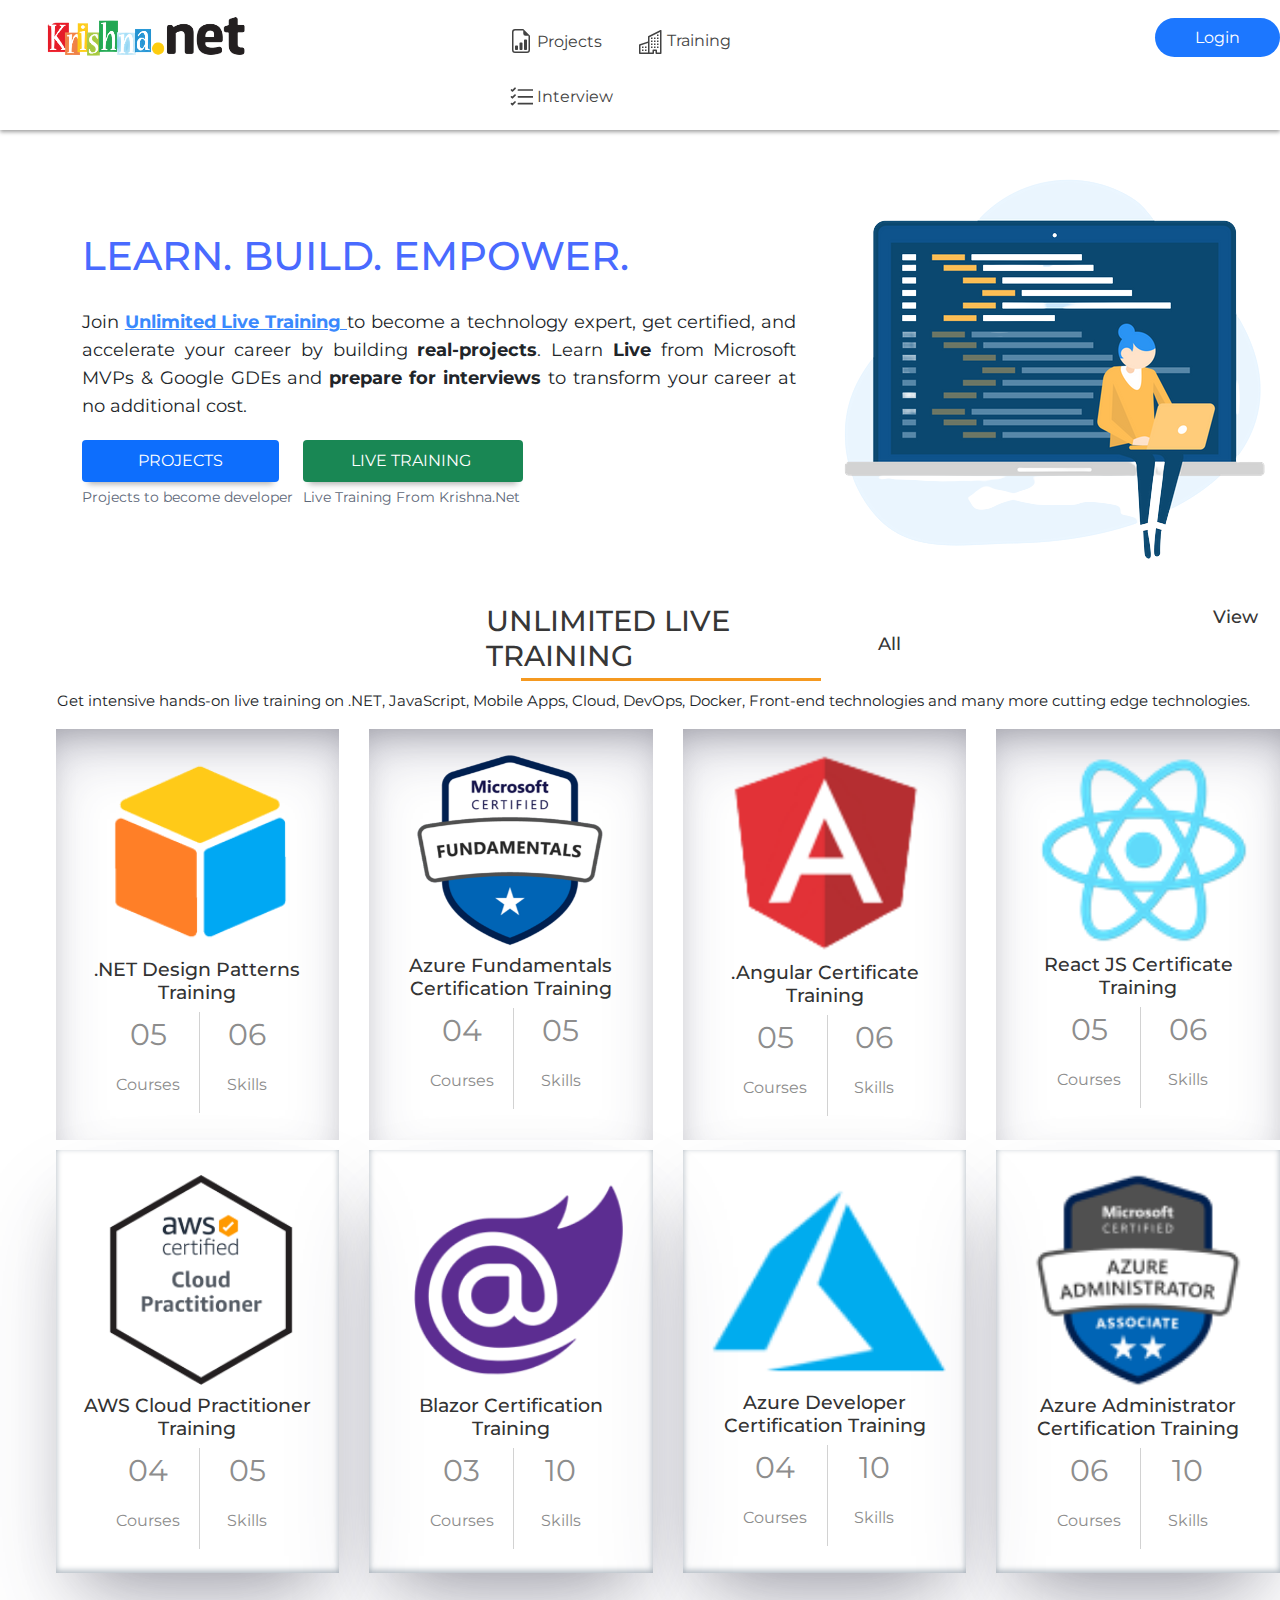
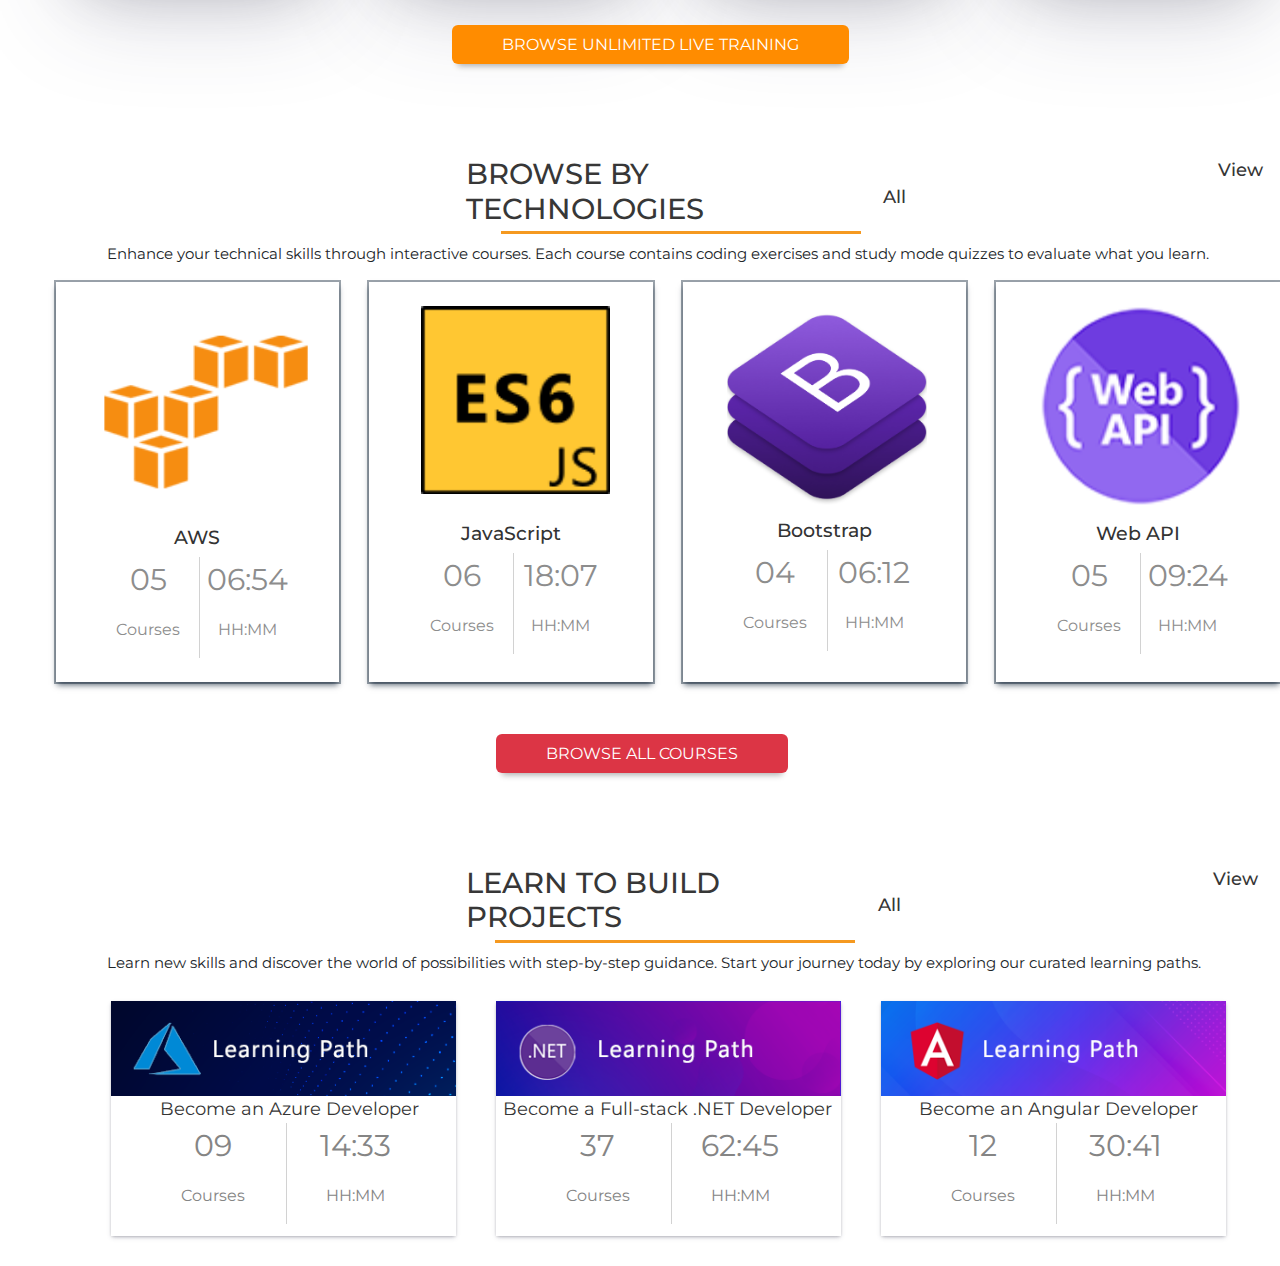
<file: index.html>
<!DOCTYPE html>
<html lang="en">

<head>
  <meta charset="UTF-8" />
  <meta name="viewport" content="width=device-width, initial-scale=1.0" />
  <title>
    Krishna.Net : Unlimited Live Training, Prepare for Interviews, and Get
    Hired
  </title>
  <link rel="stylesheet" href="css/style.css" />
  <link rel="stylesheet" href="css/bootstrap.min.css" />
  <link rel="shortcut icon" href="img/fevicon.ico.png" type="image/x-icon" />
  <link href="https://fonts.googleapis.com/css2?family=Montserrat:wght@500&display=swap" rel="stylesheet" />
</head>

<body>
  <!--Nav1-->
  <nav class="navbar1" id="navbar">
    <!-- Brand/logo -->
    <a class="nav-logo navbar-brand" href="#">
      <img src="img/logo.png" alt="logo" />
    </a>
    <!-- Links -->
    <ul class="nav">
      <li class="nav-item1">
        <a class="nav-link" href="#">
          <div class="dropdown">

            <svg xmlns="http://www.w3.org/2000/svg" width="24" height="24" fill="currentColor"
              class="bi bi-file-earmark-bar-graph mb-1 mr-1.5" viewBox="0 0 16 16">
              <path
                d="M10 13.5a.5.5 0 0 0 .5.5h1a.5.5 0 0 0 .5-.5v-6a.5.5 0 0 0-.5-.5h-1a.5.5 0 0 0-.5.5v6zm-2.5.5a.5.5 0 0 1-.5-.5v-4a.5.5 0 0 1 .5-.5h1a.5.5 0 0 1 .5.5v4a.5.5 0 0 1-.5.5h-1zm-3 0a.5.5 0 0 1-.5-.5v-2a.5.5 0 0 1 .5-.5h1a.5.5 0 0 1 .5.5v2a.5.5 0 0 1-.5.5h-1z" />
              <path
                d="M14 14V4.5L9.5 0H4a2 2 0 0 0-2 2v12a2 2 0 0 0 2 2h8a2 2 0 0 0 2-2zM9.5 3A1.5 1.5 0 0 0 11 4.5h2V14a1 1 0 0 1-1 1H4a1 1 0 0 1-1-1V2a1 1 0 0 1 1-1h5.5v2z" />
            </svg>
            Projects
        </a>
        <div class="dropdown-content">
          <a href="pages/net_page.html">.Net</a>
          <a href="pages/java_page.html">Java</a>
        </div>
        </div>
      </li>
      <li class="nav-item2">
        <a class="nav-link" href="#">
          <div class="dropdown">
            <svg xmlns="http://www.w3.org/2000/svg" width="24" height="24" fill="currentColor"
              class="bi bi-building mb- mr-1.5" viewBox="0 0 16 16">
              <path fill-rule="evenodd"
                d="M14.763.075A.5.5 0 0 1 15 .5v15a.5.5 0 0 1-.5.5h-3a.5.5 0 0 1-.5-.5V14h-1v1.5a.5.5 0 0 1-.5.5h-9a.5.5 0 0 1-.5-.5V10a.5.5 0 0 1 .342-.474L6 7.64V4.5a.5.5 0 0 1 .276-.447l8-4a.5.5 0 0 1 .487.022zM6 8.694 1 10.36V15h5V8.694zM7 15h2v-1.5a.5.5 0 0 1 .5-.5h2a.5.5 0 0 1 .5.5V15h2V1.309l-7 3.5V15z" />
              <path
                d="M2 11h1v1H2v-1zm2 0h1v1H4v-1zm-2 2h1v1H2v-1zm2 0h1v1H4v-1zm4-4h1v1H8V9zm2 0h1v1h-1V9zm-2 2h1v1H8v-1zm2 0h1v1h-1v-1zm2-2h1v1h-1V9zm0 2h1v1h-1v-1zM8 7h1v1H8V7zm2 0h1v1h-1V7zm2 0h1v1h-1V7zM8 5h1v1H8V5zm2 0h1v1h-1V5zm2 0h1v1h-1V5zm0-2h1v1h-1V3z" />
            </svg>
            Training
        </a>
        <div class="dropdown-content">
          <a href="pages/net_page.html">.Net</a>
          <a href="pages/iot_page.html">IOT</a>
        </div>
        </div>
      </li>
      <li class="nav-item3">
        <a class="nav-link" href="#">
          <div class="dropdown">
            <svg xmlns="http://www.w3.org/2000/svg" width="24" height="24" fill="currentColor"
              class="bi bi-list-check mb-1 mr-1.5" viewBox="0 0 14 14">
              <path fill-rule="evenodd"
                d="M5 11.5a.5.5 0 0 1 .5-.5h9a.5.5 0 0 1 0 1h-9a.5.5 0 0 1-.5-.5zm0-4a.5.5 0 0 1 .5-.5h9a.5.5 0 0 1 0 1h-9a.5.5 0 0 1-.5-.5zm0-4a.5.5 0 0 1 .5-.5h9a.5.5 0 0 1 0 1h-9a.5.5 0 0 1-.5-.5zM3.854 2.146a.5.5 0 0 1 0 .708l-1.5 1.5a.5.5 0 0 1-.708 0l-.5-.5a.5.5 0 1 1 .708-.708L2 3.293l1.146-1.147a.5.5 0 0 1 .708 0zm0 4a.5.5 0 0 1 0 .708l-1.5 1.5a.5.5 0 0 1-.708 0l-.5-.5a.5.5 0 1 1 .708-.708L2 7.293l1.146-1.147a.5.5 0 0 1 .708 0zm0 4a.5.5 0 0 1 0 .708l-1.5 1.5a.5.5 0 0 1-.708 0l-.5-.5a.5.5 0 0 1 .708-.708l.146.147 1.146-1.147a.5.5 0 0 1 .708 0z" />
            </svg>
            Interview
        </a>
        <div class="dropdown-content">
          <a href="pages/net_page.html">.Net</a>
          <a href="pages/sqlserver_page.html">SQL Server</a>
        </div>
        </div>
      </li>
    </ul>
    <div class="nav_login_btn">
      <a href="#">Login</a>
    </div>
  </nav>
  <!--End-->
  <!--Section1-->
  <div id="home-slider-1" class="no-margin">
    <div class="sec1_container container">
      <div class="col-sm-8">
        <div class="wrap" style="
              padding-bottom: 15px;
              font-size: 40px;
              line-height: 30px;
              font-weight: bold;
            ">
          <div class="type-wrap">
            <h1 id="fontBecome">Learn. Build. Empower.</h1>
          </div>
        </div>
        <div style="
              font-size: 16px;
              text-align: justify;
              line-height: 26px;
              width: 96%;
              margin-bottom: 20px;
            ">
          <span style="
                display: block;
                margin-top: 5px;
                font-size: 18px;
                line-height: 28px;
              ">
            Join
            <span style="font-weight: 700">
              <a href="#" style="color: #3a89fd"> Unlimited Live Training </a>
            </span>
            to become a technology expert, get certified, and accelerate your
            career by building
            <span style="font-weight: 700"> real-projects</span>. Learn
            <span style="font-weight: 700">Live</span>
            from Microsoft MVPs &amp; Google GDEs and
            <span style="font-weight: 700">prepare for interviews</span>
            to transform your career at no additional cost.</span>
          <div class="clearfix"></div>
        </div>
        <div class="banner-search-box" style="text-align: left">
          <div style="float: left; margin-right: 10px">
            <a style="
                  border: 1px solid transparent;
                  padding: 8px 55px;
                  font-size: 16px;
                  box-shadow: 0 8px 6px -6px rgb(174, 174, 174);
                " class="btn browes-btn btn-primary" href="#">PROJECTS</a>
            <p style="color: #5d6778; margin-top: 5px; font-size: 14px">
              Projects to become developer
            </p>
          </div>
          <div style="float: left; margin-bottom: 12px">
            <a style="
                  border: 1px solid transparent;
                  padding: 8px 35px;
                  font-size: 16px;
                  box-shadow: 0 8px 6px -6px rgb(174, 174, 174);
                " class="btn browes-btn btn-success text-white" href="#">&nbsp;&nbsp; LIVE TRAINING
              &nbsp;&nbsp;&nbsp;</a>
            <p style="color: #5d6778; margin-top: 5px; font-size: 14px">
              Live Training From Krishna.Net
            </p>
          </div>
        </div>
      </div>
      <div class="col-sm-4 no-padding hidden-xs" style="margin-top: -7%">
        <img src="img/sec1_logo.png" />
      </div>
    </div>
  </div>
  <!--End-->
  <!--Bottom Navbar-->
  <!--End-->
  <!--Section2-->
  <section class="text-gray-600 body-font sec2">
    <div class="sec2-title">
      <div class="sec2-title-div1">
        <h2>Unlimited Live Training</h2>
        <span></span>
      </div>
      <div class="sec2-title-div2">
        <a href="#">view all</a>
      </div>
    </div>
    <p style="margin-top:-25px;margin-left: 2.5%;font-size: 15px;">Get intensive hands-on live training on .NET, JavaScript, Mobile Apps, Cloud, DevOps, Docker, Front-end technologies and many more cutting edge technologies.</p>
    <div class="four-courses">
      <div class="course-box1" style="margin: 0 0 10px 30px; width: 285px">
        <div class="flex flex-wrap" style="position: relative">
          <div class="lg:w-1/4 md:w-1/2 p-4 w-full">
            <a href="#" class="block relative h-28 rounded overflow-hidden">
              <img alt="ecommerce" class="net-design-img object-cover w-full h-full block"
                src="img/netdesignpattern.png" />
            </a>
            <div class="mt-2">
              <h4 class="course-title">.NET Design Patterns Training</h4>
              <div style="
                    color: #353535;
                    text-align: center;
                    color: #8d8d8d;
                    width: 100%;
                  ">
                <div style="width: 40%; display: inline-block">
                  <p style="font-size: 30px">05</p>
                  <p>Courses</p>
                </div>
                <div style="
                      border-left: 1px solid #d2d2d2;
                      width: 40%;
                      display: inline-block;
                    ">
                  <p style="font-size: 30px">06</p>
                  <p>Skills</p>
                </div>
              </div>
            </div>
          </div>
        </div>
      </div>
      <div class="course-box1" style="margin: 0 0 10px 30px; width: 285px">
        <div class="flex flex-wrap" style="position: relative">
          <div class="lg:w-1/4 md:w-1/2 p-4 w-full">
            <a href="#" class="block relative h-28 rounded overflow-hidden">
              <img alt="ecommerce" class="azure-fundaments-img object-cover w-ful h-ful block"
                src="img/azurefundamentals.png  " />
            </a>
            <div class="mt-2">
              <h4 class="course-title">Azure Fundamentals Certification Training</h4>
              <div style="
                    color: #353535;
                    text-align: center;
                    color: #8d8d8d;
                    width: 100%;
                  ">
                <div style="width: 40%; display: inline-block">
                  <p style="font-size: 30px">04</p>
                  <p>Courses</p>
                </div>
                <div style="
                      border-left: 1px solid #d2d2d2;
                      width: 40%;
                      display: inline-block;
                    ">
                  <p style="font-size: 30px">05</p>
                  <p>Skills</p>
                </div>
              </div>
            </div>
          </div>
        </div>
      </div>
      <div class="course-box1" style="margin: 0 0 10px 30px; width: 285px">
        <div class="flex flex-wrap" style="position: relative">
          <div class="lg:w-1/4 md:w-1/2 p-4 w-full">
            <a href="#" class="block relative h-28 rounded overflow-hidden">
              <img alt="ecommerce" class="angular-img object-cover w-full h-full block" src="img/angular.png" />
            </a>
            <div class="mt-2">
              <h4 class="course-title">.Angular Certificate Training</h4>
              <div style="
                    color: #353535;
                    text-align: center;
                    color: #8d8d8d;
                    width: 100%;
                  ">
                <div style="width: 40%; display: inline-block">
                  <p style="font-size: 30px">05</p>
                  <p>Courses</p>
                </div>
                <div style="
                      border-left: 1px solid #d2d2d2;
                      width: 40%;
                      display: inline-block;
                    ">
                  <p style="font-size: 30px">06</p>
                  <p>Skills</p>
                </div>
              </div>
            </div>
          </div>
        </div>
      </div>
      <div class="course-box1" style="margin: 0 0 10px 30px; width: 285px">
        <div class="flex flex-wrap" style="position: relative">
          <div class="lg:w-1/4 md:w-1/2 p-4 w-full">
            <a href="#" class="block relative h-28 rounded overflow-hidden">
              <img alt="ecommerce" class="react-img object-cover w-full h-full block" src="img/react.png" />
            </a>
            <div class="mt-2">
              <h4 class="course-title">React JS Certificate Training</h4>
              <div style="
                    color: #353535;
                    text-align: center;
                    color: #8d8d8d;
                    width: 100%;
                  ">
                <div style="width: 40%; display: inline-block">
                  <p style="font-size: 30px">05</p>
                  <p>Courses</p>
                </div>
                <div style="
                      border-left: 1px solid #d2d2d2;
                      width: 40%;
                      display: inline-block;
                    ">
                  <p style="font-size: 30px">06</p>
                  <p>Skills</p>
                </div>
              </div>
            </div>
          </div>
        </div>
      </div>
    </div>
    <div class="four-courses">
      <div class="course-box" style="margin: 0 0 10px 30px; width: 285px">
        <div class="flex flex-wrap" style="position: relative">
          <div class="lg:w-1/4 md:w-1/2 p-4 w-full">
            <a href="#" class="block relative h-28 rounded overflow-hidden">
              <img alt="ecommerce" class="aws-cloud-img object-cover w-full h-full block"
                src="img/awscloudpractitionertraining.png" />
            </a>
            <div class="mt-2">
              <h4 class="course-title">AWS Cloud Practitioner Training</h4>
              <div style="
                    color: #353535;
                    text-align: center;
                    color: #8d8d8d;
                    width: 100%;
                  ">
                <div style="width: 40%; display: inline-block">
                  <p style="font-size: 30px">04</p>
                  <p>Courses</p>
                </div>
                <div style="
                      border-left: 1px solid #d2d2d2;
                      width: 40%;
                      display: inline-block;
                    ">
                  <p style="font-size: 30px">05</p>
                  <p>Skills</p>
                </div>
              </div>
            </div>
          </div>
        </div>
      </div>
      <div class="course-box" style="margin: 0 0 10px 30px; width: 285px">
        <div class="flex flex-wrap" style="position: relative">
          <div class="lg:w-1/4 md:w-1/2 p-4 w-full">
            <a href="#" class="block relative h-28 rounded overflow-hidden">
              <img alt="ecommerce" class="blazor-img object-cover w-ful h-ful block"
                src="img/blazorcertificationtraining.png " />
            </a>
            <div class="mt-2">
              <h4 class="course-title">Blazor Certification Training</h4>
              <div style="
                    color: #353535;
                    text-align: center;
                    color: #8d8d8d;
                    width: 100%;
                  ">
                <div style="width: 40%; display: inline-block">
                  <p style="font-size: 30px">03</p>
                  <p>Courses</p>
                </div>
                <div style="
                      border-left: 1px solid #d2d2d2;
                      width: 40%;
                      display: inline-block;
                    ">
                  <p style="font-size: 30px">10</p>
                  <p>Skills</p>
                </div>
              </div>
            </div>
          </div>
        </div>
      </div>
      <div class="course-box" style="margin: 0 0 10px 30px; width: 285px">
        <div class="flex flex-wrap" style="position: relative">
          <div class="lg:w-1/4 md:w-1/2 p-4 w-full">
            <a href="#" class="block relative h-28 rounded overflow-hidden">
              <img alt="ecommerce" class="azure-dev-img object-cover w-full h-full block"
                src="img/microsoftazuredeveloperassociate.png" />
            </a>
            <div class="mt-2">
              <h4 class="course-title">Azure Developer Certification Training</h4>
              <div style="
                    color: #353535;
                    text-align: center;
                    color: #8d8d8d;
                    width: 100%;
                  ">
                <div style="width: 40%; display: inline-block">
                  <p style="font-size: 30px">04</p>
                  <p>Courses</p>
                </div>
                <div style="
                      border-left: 1px solid #d2d2d2;
                      width: 40%;
                      display: inline-block;
                    ">
                  <p style="font-size: 30px">10</p>
                  <p>Skills</p>
                </div>
              </div>
            </div>
          </div>
        </div>
      </div>
      <div class="course-box" style="margin: 0 0 10px 30px; width: 285px">
        <div class="flex flex-wrap" style="position: relative">
          <div class="lg:w-1/4 md:w-1/2 p-4 w-full">
            <a href="#" class="block relative h-28 rounded overflow-hidden">
              <img alt="ecommerce" class="azure-admin-img object-cover w-full h-full block"
                src="img/microsoftazureadministratorassociate.png" />
            </a>
            <div class="mt-2">
              <h4 class="course-title">Azure Administrator Certification Training</h4>
              <div style="
                    color: #353535;
                    text-align: center;
                    color: #8d8d8d;
                    width: 100%;
                  ">
                <div style="width: 40%; display: inline-block">
                  <p style="font-size: 30px">06</p>
                  <p>Courses</p>
                </div>
                <div style="
                      border-left: 1px solid #d2d2d2;
                      width: 40%;
                      display: inline-block;
                    ">
                  <p style="font-size: 30px">10</p>
                  <p>Skills</p>
                </div>
              </div>
            </div>
          </div>
        </div>
      </div>
    </div>
    <div class="sec2-courses-btn">
      <a href="#">BROWSE UNLIMITED LIVE TRAINING</a>
    </div>
  </section>
  <!--Section3-->
  <section class="text-gray-600 body-font sec3">
    <div class="sec3-title">
      <div class="sec3-title-div1">
        <h2>Browse By Technologies</h2>
        <span></span>
      </div>
      <div class="sec3-title-div2">
        <a href="#">view all</a>
      </div>
    </div>
    <p style="margin-top:-25px;margin-left: 6.5%;font-size: 15px;">Enhance your technical skills through interactive courses. Each course contains coding exercises and study mode quizzes to evaluate what you learn.</p>
    <div class="four-courses">
      <div class="course-box2" style="margin: 0 0 10px 30px; width: 285px">
        <div class="flex flex-wrap" style="position: relative">
          <div class="lg:w-1/4 md:w-1/2 p-4 w-full">
            <a href="#" class="block relative h-28 rounded overflow-hidden">
              <img alt="ecommerce" class="aws-img object-cover w-full h-full block" src="img/aws.png" />
            </a>
            <div class="mt-2">
              <h4 class="course-title">AWS</h4>
              <div style="
                    color: #353535;
                    text-align: center;
                    color: #8d8d8d;
                    width: 100%;
                  ">
                <div style="width: 40%; display: inline-block">
                  <p style="font-size: 30px">05</p>
                  <p>Courses</p>
                </div>
                <div style="
                      border-left: 1px solid #d2d2d2;
                      width: 40%;
                      display: inline-block;
                    ">
                  <p style="font-size: 30px">06:54 </p>
                  <p>HH:MM</p>
                </div>
              </div>
            </div>
          </div>
        </div>
      </div>
      <div class="course-box2" style="margin: 0 0 10px 30px; width: 285px">
        <div class="flex flex-wrap" style="position: relative">
          <div class="lg:w-1/4 md:w-1/2 p-4 w-full">
            <a href="#" class="block relative h-28 rounded overflow-hidden">
              <img alt="ecommerce" class="es6-js-img object-cover w-ful h-ful block" src="img/es6-ja.png" />
            </a>
            <div class="mt-2">
              <h4 class="course-title">JavaScript</h4>
              <div style="
                    color: #353535;
                    text-align: center;
                    color: #8d8d8d;
                    width: 100%;
                  ">
                <div style="width: 40%; display: inline-block">
                  <p style="font-size: 30px">06</p>
                  <p>Courses</p>
                </div>
                <div style="
                      border-left: 1px solid #d2d2d2;
                      width: 40%;
                      display: inline-block;
                    ">
                  <p style="font-size: 30px">18:07</p>
                  <p>HH:MM</p>
                </div>
              </div>
            </div>
          </div>
        </div>
      </div>
      <div class="course-box2" style="margin: 0 0 10px 30px; width: 285px">
        <div class="flex flex-wrap" style="position: relative">
          <div class="lg:w-1/4 md:w-1/2 p-4 w-full">
            <a href="#" class="block relative h-28 rounded overflow-hidden">
              <img alt="ecommerce" class="bootstrap-img object-cover w-full h-full block" src="img/bootstrap.png" />
            </a>
            <div class="mt-2">
              <h4 class="course-title">Bootstrap</h4>
              <div style="
                    color: #353535;
                    text-align: center;
                    color: #8d8d8d;
                    width: 100%;
                  ">
                <div style="width: 40%; display: inline-block">
                  <p style="font-size: 30px">04</p>
                  <p>Courses</p>
                </div>
                <div style="
                      border-left: 1px solid #d2d2d2;
                      width: 40%;
                      display: inline-block;
                    ">
                  <p style="font-size: 30px">06:12</p>
                  <p>HH:MM</p>
                </div>
              </div>
            </div>
          </div>
        </div>
      </div>
      <div class="course-box2" style="margin: 0 0 10px 30px; width: 285px">
        <div class="flex flex-wrap" style="position: relative">
          <div class="lg:w-1/4 md:w-1/2 p-4 w-full">
            <a href="#" class="block relative h-28 rounded overflow-hidden">
              <img alt="ecommerce" class="web-api-img object-cover w-full h-full block" src="img/web-api.png" />
            </a>
            <div class="mt-2">
              <h4 class="course-title">Web API</h4>
              <div style="
                    color: #353535;
                    text-align: center;
                    color: #8d8d8d;
                    width: 100%;
                  ">
                <div style="width: 40%; display: inline-block">
                  <p style="font-size: 30px">05</p>
                  <p>Courses</p>
                </div>
                <div style="
                      border-left: 1px solid #d2d2d2;
                      width: 40%;
                      display: inline-block;
                    ">
                  <p style="font-size: 30px">09:24</p>
                  <p>HH:MM</p>
                </div>
              </div>
            </div>
          </div>
        </div>
      </div>
    </div>
    <div class="sec3-courses-btn">
      <a href="#" class="bg-danger">BROWSE ALL COURSES</a>
    </div>
  </section>
  <!--End-->
  <!--Section4-->
  <section class="text-gray-600 body-font sec3">
    <div class="sec4-title">
      <div class="sec4-title-div1">
        <h2>Learn to Build Projects</h2>
        <span></span>
      </div>
      <div class="sec4-title-div2">
        <a href="#">view all</a>
      </div>
    </div>
    <p style="margin-top:-25px;margin-left: 6.5%;font-size: 15px;">Learn new skills and discover the world of possibilities with step-by-step guidance. Start your journey today by exploring our curated learning paths.</p>
    <div class="sec4">
      <div class="sec4-container">
          <div class="sec4-item1" style="width: 385px;"><a href="#" title="Become an Azure Developer">
              <div class="sec4-course1" style="margin:0 0 30px 30px;width:345px">
                <div><img
                    alt="Become an Azure Developer" style="width:100%" class=" lazyloaded"
                    src="img/becomeanazuredeveloper.png">
                </div>
                <div style="padding-bottom:12px">
                  <a href="#" style="text-align:center;font-size:18px;text-decoration:none;margin-left: 14%;color: #353535;">Become an Azure Developer</a>
                  <div class="course_value clearfix">
                    <div style="color:#4e4e4e;text-align:center;color:#858585;width:100%">
                      <div style="width:40%;display:inline-block">
                        <p style="font-size:30px">09</p>
                        <p>Courses</p>
                      </div>
                      <div style="border-left:1px solid #d2d2d2;width:40%;display:inline-block">
                        <p style="font-size:30px">14:33</p>
                        <p>HH:MM</p>
                      </div>
                    </div>
                  </div>
                </div>
              </div>
            </a></div>
          <div class="sec4-item2" style="width: 385px;"><a href="#"
              title="Become a Full-stack .NET Developer">
              <div class="sec4-course2" style="margin:0 0 30px 30px;width:345px">
                <div><img
                    alt="Become a Full-stack .NET Developer" style="width:100%" class=" lazyloaded"
                    src="img/becomeafullstacknetdeveloper.png">
                </div>
                <div style="padding-bottom:12px">
                  <a href="#" style="text-align:center;font-size:18px;text-decoration:none;margin-left:2%;color: #353535;">Become a Full-stack .NET Developer
                  </a>
                  <div class="course_value clearfix">
                    <div style="color:#4e4e4e;text-align:center;color:#858585;width:100%">
                      <div style="width:40%;display:inline-block">
                        <p style="font-size:30px">37</p>
                        <p>Courses</p>
                      </div>
                      <div style="border-left:1px solid #d2d2d2;width:40%;display:inline-block">
                        <p style="font-size:30px">62:45</p>
                        <p>HH:MM</p>
                      </div>
                    </div>
                  </div>
                </div>
              </div>
            </a></div>
          <div class="sec4-item3" style="width: 385px;"><a href="#"
              title="Become a Angular Developer">
              <div class="sec4-course3" style="margin:0 0 30px 30px;width:345px">
                <div><img                    
                    alt="Become a Angular Developer" style="width:100%" class=" lazyloaded"
                    src="img/becomeangulardeveloper.png">
                </div>
                <div style="padding-bottom:12px">
                  <a href="#" style="text-align:center;font-size:18px;text-decoration:none;margin-left: 11%;color: #353535;">Become an Angular Developer</a>
                  <div class="course_value clearfix">
                    <div style="color:#4e4e4e;text-align:center;color:#858585;width:100%">
                      <div style="width:40%;display:inline-block">
                        <p style="font-size:30px">12</p>
                        <p>Courses</p>
                      </div>
                      <div style="border-left:1px solid #d2d2d2;width:40%;display:inline-block">
                        <p style="font-size:30px">30:41</p>
                        <p>HH:MM</p>
                      </div>
                    </div>
                  </div>
                </div>
              </div>
            </a></div>
      </div>
    </div>
  </section>
  <!--End-->
</body>

</html>
</file>
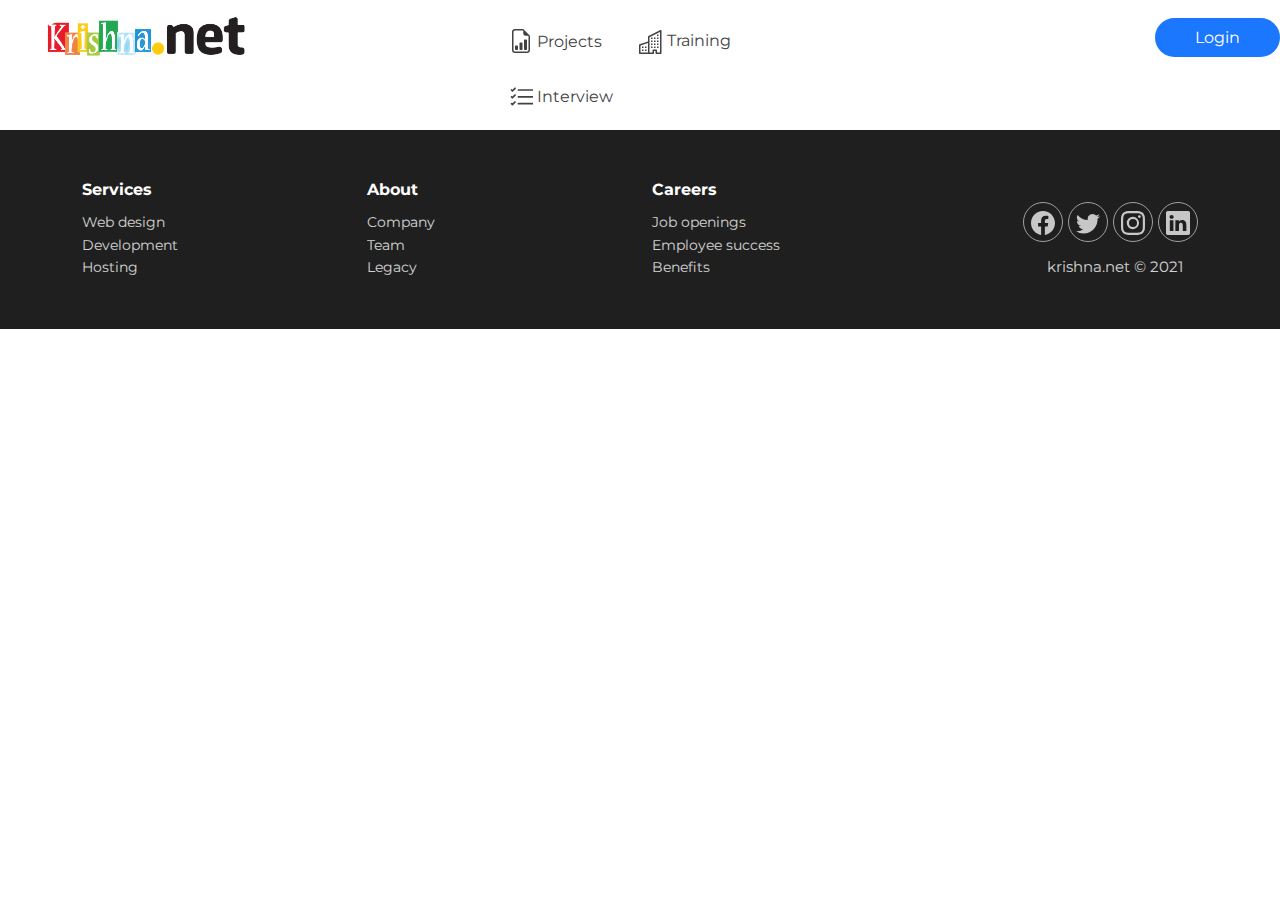
<file: pages/iot_page.html>
<!DOCTYPE html>
<html lang="en">

<head>
  <meta charset="UTF-8">
  <meta http-equiv="X-UA-Compatible" content="IE=edge">
  <meta name="viewport" content="width=device-width, initial-scale=1.0">
  <title>IOT</title>
  <link rel="stylesheet" href="../css/style.css">
  <link rel="stylesheet" href="../css/bootstrap.min.css" />
  <link rel="shortcut icon" href="#" type="image/x-icon" />
  <link href="https://fonts.googleapis.com/css2?family=Montserrat:wght@500&display=swap" rel="stylesheet" />
</head>

<body>
  <!--Nav1-->
  <nav class="navbar1" id="navbar">
    <!-- Brand/logo -->
    <a class="nav-logo navbar-brand" href="../index.html">
      <img src="../img/logo.png" alt="logo" />
    </a>
    <!-- Links -->
    <ul class="nav">
      <li class="nav-item1">
        <a class="nav-link" href="#">
          <div class="dropdown">

            <svg xmlns="http://www.w3.org/2000/svg" width="24" height="24" fill="currentColor"
              class="bi bi-file-earmark-bar-graph mb-1 mr-1.5" viewBox="0 0 16 16">
              <path
                d="M10 13.5a.5.5 0 0 0 .5.5h1a.5.5 0 0 0 .5-.5v-6a.5.5 0 0 0-.5-.5h-1a.5.5 0 0 0-.5.5v6zm-2.5.5a.5.5 0 0 1-.5-.5v-4a.5.5 0 0 1 .5-.5h1a.5.5 0 0 1 .5.5v4a.5.5 0 0 1-.5.5h-1zm-3 0a.5.5 0 0 1-.5-.5v-2a.5.5 0 0 1 .5-.5h1a.5.5 0 0 1 .5.5v2a.5.5 0 0 1-.5.5h-1z" />
              <path
                d="M14 14V4.5L9.5 0H4a2 2 0 0 0-2 2v12a2 2 0 0 0 2 2h8a2 2 0 0 0 2-2zM9.5 3A1.5 1.5 0 0 0 11 4.5h2V14a1 1 0 0 1-1 1H4a1 1 0 0 1-1-1V2a1 1 0 0 1 1-1h5.5v2z" />
            </svg>
            Projects
        </a>
        <div class="dropdown-content">
          <a href="../pages/net_page.html">.Net</a>
          <a href="../pages/java_page.html">Java</a>
        </div>
        </div>
      </li>
      <li class="nav-item2">
        <a class="nav-link" href="#">
          <div class="dropdown">
            <svg xmlns="http://www.w3.org/2000/svg" width="24" height="24" fill="currentColor"
              class="bi bi-building mb- mr-1.5" viewBox="0 0 16 16">
              <path fill-rule="evenodd"
                d="M14.763.075A.5.5 0 0 1 15 .5v15a.5.5 0 0 1-.5.5h-3a.5.5 0 0 1-.5-.5V14h-1v1.5a.5.5 0 0 1-.5.5h-9a.5.5 0 0 1-.5-.5V10a.5.5 0 0 1 .342-.474L6 7.64V4.5a.5.5 0 0 1 .276-.447l8-4a.5.5 0 0 1 .487.022zM6 8.694 1 10.36V15h5V8.694zM7 15h2v-1.5a.5.5 0 0 1 .5-.5h2a.5.5 0 0 1 .5.5V15h2V1.309l-7 3.5V15z" />
              <path
                d="M2 11h1v1H2v-1zm2 0h1v1H4v-1zm-2 2h1v1H2v-1zm2 0h1v1H4v-1zm4-4h1v1H8V9zm2 0h1v1h-1V9zm-2 2h1v1H8v-1zm2 0h1v1h-1v-1zm2-2h1v1h-1V9zm0 2h1v1h-1v-1zM8 7h1v1H8V7zm2 0h1v1h-1V7zm2 0h1v1h-1V7zM8 5h1v1H8V5zm2 0h1v1h-1V5zm2 0h1v1h-1V5zm0-2h1v1h-1V3z" />
            </svg>
            Training
        </a>
        <div class="dropdown-content">
          <a href="../pages/net_page.html">.Net</a>
        </div>
        </div>
      </li>
      <li class="nav-item3">
        <a class="nav-link" href="#">
          <div class="dropdown">
            <svg xmlns="http://www.w3.org/2000/svg" width="24" height="24" fill="currentColor"
              class="bi bi-list-check mb-1 mr-1.5" viewBox="0 0 14 14">
              <path fill-rule="evenodd"
                d="M5 11.5a.5.5 0 0 1 .5-.5h9a.5.5 0 0 1 0 1h-9a.5.5 0 0 1-.5-.5zm0-4a.5.5 0 0 1 .5-.5h9a.5.5 0 0 1 0 1h-9a.5.5 0 0 1-.5-.5zm0-4a.5.5 0 0 1 .5-.5h9a.5.5 0 0 1 0 1h-9a.5.5 0 0 1-.5-.5zM3.854 2.146a.5.5 0 0 1 0 .708l-1.5 1.5a.5.5 0 0 1-.708 0l-.5-.5a.5.5 0 1 1 .708-.708L2 3.293l1.146-1.147a.5.5 0 0 1 .708 0zm0 4a.5.5 0 0 1 0 .708l-1.5 1.5a.5.5 0 0 1-.708 0l-.5-.5a.5.5 0 1 1 .708-.708L2 7.293l1.146-1.147a.5.5 0 0 1 .708 0zm0 4a.5.5 0 0 1 0 .708l-1.5 1.5a.5.5 0 0 1-.708 0l-.5-.5a.5.5 0 0 1 .708-.708l.146.147 1.146-1.147a.5.5 0 0 1 .708 0z" />
            </svg>
            Interview
        </a>
        <div class="dropdown-content">
          <a href="../pages/net_page.html">.Net</a>
          <a href="../pages/sqlserver_page.html">SQL Server</a>
        </div>
        </div>
      </li>
    </ul>
    <div class="nav_login_btn">
      <a href="#">Login</a>
    </div>
  </nav>
  <!--End-->

  <!--Content-->
  <!--End-->

  <!--Footer-->
  <div class="footer-clean" style="align-items: inherit;background-color: rgb(31, 31, 31);">
    <footer>
      <div class="container">
        <div class="row justify-content-center text-white">
          <div class="col-sm-4 col-md-3 item">
            <h3>Services</h3>
            <ul>
              <li><a href="#">Web design</a></li>
              <li><a href="#">Development</a></li>
              <li><a href="#">Hosting</a></li>
            </ul>
          </div>
          <div class="col-sm-4 col-md-3 item">
            <h3>About</h3>
            <ul>
              <li><a href="#">Company</a></li>
              <li><a href="#">Team</a></li>
              <li><a href="#">Legacy</a></li>
            </ul>
          </div>
          <div class="col-sm-4 col-md-3 item">
            <h3>Careers</h3>
            <ul>
              <li><a href="#">Job openings</a></li>
              <li><a href="#">Employee success</a></li>
              <li><a href="#">Benefits</a></li>
            </ul>
          </div>
          <div class="col-lg-3 item social"><a href="#">
              <svg xmlns="http://www.w3.org/2000/svg" width="24" height="24" fill="currentColor"
                class="bi bi-facebook mb-1" viewBox="0 0 16 16">
                <path
                  d="M16 8.049c0-4.446-3.582-8.05-8-8.05C3.58 0-.002 3.603-.002 8.05c0 4.017 2.926 7.347 6.75 7.951v-5.625h-2.03V8.05H6.75V6.275c0-2.017 1.195-3.131 3.022-3.131.876 0 1.791.157 1.791.157v1.98h-1.009c-.993 0-1.303.621-1.303 1.258v1.51h2.218l-.354 2.326H9.25V16c3.824-.604 6.75-3.934 6.75-7.951z" />
              </svg>
            </a>
            <a href="#"><svg xmlns="http://www.w3.org/2000/svg" width="24" height="24" fill="currentColor"
                class="bi bi-twitter mb-1" viewBox="0 0 16 16">
                <path
                  d="M5.026 15c6.038 0 9.341-5.003 9.341-9.334 0-.14 0-.282-.006-.422A6.685 6.685 0 0 0 16 3.542a6.658 6.658 0 0 1-1.889.518 3.301 3.301 0 0 0 1.447-1.817 6.533 6.533 0 0 1-2.087.793A3.286 3.286 0 0 0 7.875 6.03a9.325 9.325 0 0 1-6.767-3.429 3.289 3.289 0 0 0 1.018 4.382A3.323 3.323 0 0 1 .64 6.575v.045a3.288 3.288 0 0 0 2.632 3.218 3.203 3.203 0 0 1-.865.115 3.23 3.23 0 0 1-.614-.057 3.283 3.283 0 0 0 3.067 2.277A6.588 6.588 0 0 1 .78 13.58a6.32 6.32 0 0 1-.78-.045A9.344 9.344 0 0 0 5.026 15z" />
              </svg>
            </a>
            <a href="#"><svg xmlns="http://www.w3.org/2000/svg" width="24" height="24" fill="currentColor"
                class="bi bi-instagram mb-1" viewBox="0 0 16 16">
                <path
                  d="M8 0C5.829 0 5.556.01 4.703.048 3.85.088 3.269.222 2.76.42a3.917 3.917 0 0 0-1.417.923A3.927 3.927 0 0 0 .42 2.76C.222 3.268.087 3.85.048 4.7.01 5.555 0 5.827 0 8.001c0 2.172.01 2.444.048 3.297.04.852.174 1.433.372 1.942.205.526.478.972.923 1.417.444.445.89.719 1.416.923.51.198 1.09.333 1.942.372C5.555 15.99 5.827 16 8 16s2.444-.01 3.298-.048c.851-.04 1.434-.174 1.943-.372a3.916 3.916 0 0 0 1.416-.923c.445-.445.718-.891.923-1.417.197-.509.332-1.09.372-1.942C15.99 10.445 16 10.173 16 8s-.01-2.445-.048-3.299c-.04-.851-.175-1.433-.372-1.941a3.926 3.926 0 0 0-.923-1.417A3.911 3.911 0 0 0 13.24.42c-.51-.198-1.092-.333-1.943-.372C10.443.01 10.172 0 7.998 0h.003zm-.717 1.442h.718c2.136 0 2.389.007 3.232.046.78.035 1.204.166 1.486.275.373.145.64.319.92.599.28.28.453.546.598.92.11.281.24.705.275 1.485.039.843.047 1.096.047 3.231s-.008 2.389-.047 3.232c-.035.78-.166 1.203-.275 1.485a2.47 2.47 0 0 1-.599.919c-.28.28-.546.453-.92.598-.28.11-.704.24-1.485.276-.843.038-1.096.047-3.232.047s-2.39-.009-3.233-.047c-.78-.036-1.203-.166-1.485-.276a2.478 2.478 0 0 1-.92-.598 2.48 2.48 0 0 1-.6-.92c-.109-.281-.24-.705-.275-1.485-.038-.843-.046-1.096-.046-3.233 0-2.136.008-2.388.046-3.231.036-.78.166-1.204.276-1.486.145-.373.319-.64.599-.92.28-.28.546-.453.92-.598.282-.11.705-.24 1.485-.276.738-.034 1.024-.044 2.515-.045v.002zm4.988 1.328a.96.96 0 1 0 0 1.92.96.96 0 0 0 0-1.92zm-4.27 1.122a4.109 4.109 0 1 0 0 8.217 4.109 4.109 0 0 0 0-8.217zm0 1.441a2.667 2.667 0 1 1 0 5.334 2.667 2.667 0 0 1 0-5.334z" />
              </svg></a>
            <a href="#"><svg xmlns="http://www.w3.org/2000/svg" width="24" height="24" fill="currentColor"
                class="bi bi-linkedin mb-1" viewBox="0 0 16 16">
                <path
                  d="M0 1.146C0 .513.526 0 1.175 0h13.65C15.474 0 16 .513 16 1.146v13.708c0 .633-.526 1.146-1.175 1.146H1.175C.526 16 0 15.487 0 14.854V1.146zm4.943 12.248V6.169H2.542v7.225h2.401zm-1.2-8.212c.837 0 1.358-.554 1.358-1.248-.015-.709-.52-1.248-1.342-1.248-.822 0-1.359.54-1.359 1.248 0 .694.521 1.248 1.327 1.248h.016zm4.908 8.212V9.359c0-.216.016-.432.08-.586.173-.431.568-.878 1.232-.878.869 0 1.216.662 1.216 1.634v3.865h2.401V9.25c0-2.22-1.184-3.252-2.764-3.252-1.274 0-1.845.7-2.165 1.193v.025h-.016a5.54 5.54 0 0 1 .016-.025V6.169h-2.4c.03.678 0 7.225 0 7.225h2.4z" />
              </svg></a>
            <p class="copyright">krishna.net © 2021</p>
          </div>
        </div>
      </div>
    </footer>
  </div>
  <!--End-->
</body>

</html>
</file>
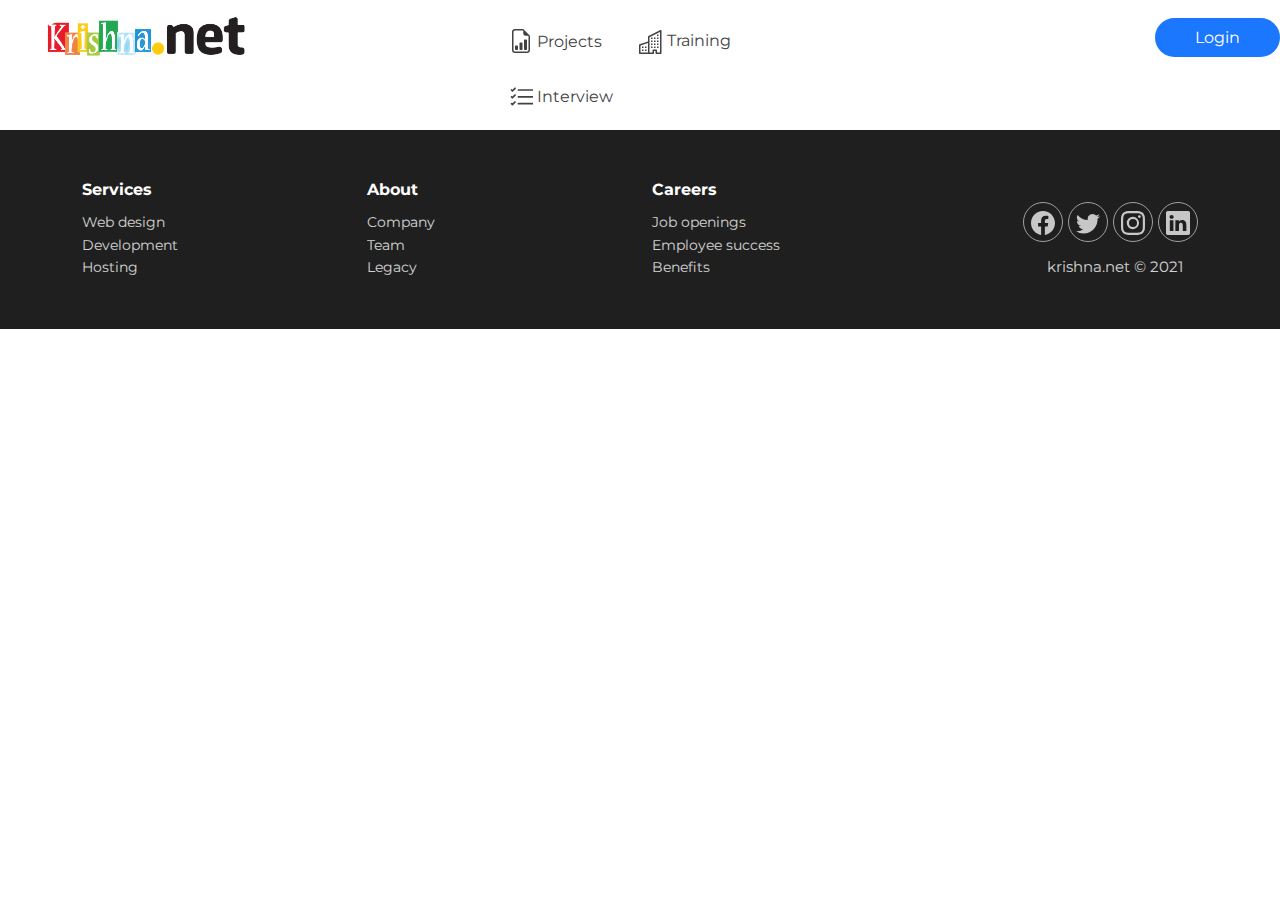
<file: pages/java_page.html>
<!DOCTYPE html>
<html lang="en">

<head>
  <meta charset="UTF-8">
  <meta http-equiv="X-UA-Compatible" content="IE=edge">
  <meta name="viewport" content="width=device-width, initial-scale=1.0">
  <title>JAVA</title>
  <link rel="stylesheet" href="../css/style.css">
  <link rel="stylesheet" href="../css/bootstrap.min.css" />
  <link rel="shortcut icon" href="#" type="image/x-icon" />
  <link href="https://fonts.googleapis.com/css2?family=Montserrat:wght@500&display=swap" rel="stylesheet" />
</head>

<body>
  <!--Nav1-->
  <nav class="navbar1" id="navbar">
    <!-- Brand/logo -->
    <a class="nav-logo navbar-brand" href="../index.html">
      <img src="../img/logo.png" alt="logo" />
    </a>
    <!-- Links -->
    <ul class="nav">
      <li class="nav-item1">
        <a class="nav-link" href="#">
          <div class="dropdown">

            <svg xmlns="http://www.w3.org/2000/svg" width="24" height="24" fill="currentColor"
              class="bi bi-file-earmark-bar-graph mb-1 mr-1.5" viewBox="0 0 16 16">
              <path
                d="M10 13.5a.5.5 0 0 0 .5.5h1a.5.5 0 0 0 .5-.5v-6a.5.5 0 0 0-.5-.5h-1a.5.5 0 0 0-.5.5v6zm-2.5.5a.5.5 0 0 1-.5-.5v-4a.5.5 0 0 1 .5-.5h1a.5.5 0 0 1 .5.5v4a.5.5 0 0 1-.5.5h-1zm-3 0a.5.5 0 0 1-.5-.5v-2a.5.5 0 0 1 .5-.5h1a.5.5 0 0 1 .5.5v2a.5.5 0 0 1-.5.5h-1z" />
              <path
                d="M14 14V4.5L9.5 0H4a2 2 0 0 0-2 2v12a2 2 0 0 0 2 2h8a2 2 0 0 0 2-2zM9.5 3A1.5 1.5 0 0 0 11 4.5h2V14a1 1 0 0 1-1 1H4a1 1 0 0 1-1-1V2a1 1 0 0 1 1-1h5.5v2z" />
            </svg>
            Projects
        </a>
        <div class="dropdown-content">
          <a href="../pages/net_page.html">.Net</a>
        </div>
        </div>
      </li>
      <li class="nav-item2">
        <a class="nav-link" href="#">
          <div class="dropdown">
            <svg xmlns="http://www.w3.org/2000/svg" width="24" height="24" fill="currentColor"
              class="bi bi-building mb- mr-1.5" viewBox="0 0 16 16">
              <path fill-rule="evenodd"
                d="M14.763.075A.5.5 0 0 1 15 .5v15a.5.5 0 0 1-.5.5h-3a.5.5 0 0 1-.5-.5V14h-1v1.5a.5.5 0 0 1-.5.5h-9a.5.5 0 0 1-.5-.5V10a.5.5 0 0 1 .342-.474L6 7.64V4.5a.5.5 0 0 1 .276-.447l8-4a.5.5 0 0 1 .487.022zM6 8.694 1 10.36V15h5V8.694zM7 15h2v-1.5a.5.5 0 0 1 .5-.5h2a.5.5 0 0 1 .5.5V15h2V1.309l-7 3.5V15z" />
              <path
                d="M2 11h1v1H2v-1zm2 0h1v1H4v-1zm-2 2h1v1H2v-1zm2 0h1v1H4v-1zm4-4h1v1H8V9zm2 0h1v1h-1V9zm-2 2h1v1H8v-1zm2 0h1v1h-1v-1zm2-2h1v1h-1V9zm0 2h1v1h-1v-1zM8 7h1v1H8V7zm2 0h1v1h-1V7zm2 0h1v1h-1V7zM8 5h1v1H8V5zm2 0h1v1h-1V5zm2 0h1v1h-1V5zm0-2h1v1h-1V3z" />
            </svg>
            Training
        </a>
        <div class="dropdown-content">
          <a href="../pages/net_page.html">.Net</a>
          <a href="../pages/java_page.html">IOT</a>
        </div>
        </div>
      </li>
      <li class="nav-item3">
        <a class="nav-link" href="#">
          <div class="dropdown">
            <svg xmlns="http://www.w3.org/2000/svg" width="24" height="24" fill="currentColor"
              class="bi bi-list-check mb-1 mr-1.5" viewBox="0 0 14 14">
              <path fill-rule="evenodd"
                d="M5 11.5a.5.5 0 0 1 .5-.5h9a.5.5 0 0 1 0 1h-9a.5.5 0 0 1-.5-.5zm0-4a.5.5 0 0 1 .5-.5h9a.5.5 0 0 1 0 1h-9a.5.5 0 0 1-.5-.5zm0-4a.5.5 0 0 1 .5-.5h9a.5.5 0 0 1 0 1h-9a.5.5 0 0 1-.5-.5zM3.854 2.146a.5.5 0 0 1 0 .708l-1.5 1.5a.5.5 0 0 1-.708 0l-.5-.5a.5.5 0 1 1 .708-.708L2 3.293l1.146-1.147a.5.5 0 0 1 .708 0zm0 4a.5.5 0 0 1 0 .708l-1.5 1.5a.5.5 0 0 1-.708 0l-.5-.5a.5.5 0 1 1 .708-.708L2 7.293l1.146-1.147a.5.5 0 0 1 .708 0zm0 4a.5.5 0 0 1 0 .708l-1.5 1.5a.5.5 0 0 1-.708 0l-.5-.5a.5.5 0 0 1 .708-.708l.146.147 1.146-1.147a.5.5 0 0 1 .708 0z" />
            </svg>
            Interview
        </a>
        <div class="dropdown-content">
          <a href="../pages/net_page.html">.Net</a>
          <a href="../pages/sqlserver_page.html">SQL Server</a>
        </div>
        </div>
      </li>
    </ul>
    <div class="nav_login_btn">
      <a href="#">Login</a>
    </div>
  </nav>
  <!--End-->

  <!--Content-->
  <!--End-->

  <!--Footer-->
  <div class="footer-clean" style="align-items: inherit;background-color: rgb(31, 31, 31);">
    <footer>
      <div class="container">
        <div class="row justify-content-center text-white">
          <div class="col-sm-4 col-md-3 item">
            <h3>Services</h3>
            <ul>
              <li><a href="#">Web design</a></li>
              <li><a href="#">Development</a></li>
              <li><a href="#">Hosting</a></li>
            </ul>
          </div>
          <div class="col-sm-4 col-md-3 item">
            <h3>About</h3>
            <ul>
              <li><a href="#">Company</a></li>
              <li><a href="#">Team</a></li>
              <li><a href="#">Legacy</a></li>
            </ul>
          </div>
          <div class="col-sm-4 col-md-3 item">
            <h3>Careers</h3>
            <ul>
              <li><a href="#">Job openings</a></li>
              <li><a href="#">Employee success</a></li>
              <li><a href="#">Benefits</a></li>
            </ul>
          </div>
          <div class="col-lg-3 item social"><a href="#">
              <svg xmlns="http://www.w3.org/2000/svg" width="24" height="24" fill="currentColor"
                class="bi bi-facebook mb-1" viewBox="0 0 16 16">
                <path
                  d="M16 8.049c0-4.446-3.582-8.05-8-8.05C3.58 0-.002 3.603-.002 8.05c0 4.017 2.926 7.347 6.75 7.951v-5.625h-2.03V8.05H6.75V6.275c0-2.017 1.195-3.131 3.022-3.131.876 0 1.791.157 1.791.157v1.98h-1.009c-.993 0-1.303.621-1.303 1.258v1.51h2.218l-.354 2.326H9.25V16c3.824-.604 6.75-3.934 6.75-7.951z" />
              </svg>
            </a>
            <a href="#"><svg xmlns="http://www.w3.org/2000/svg" width="24" height="24" fill="currentColor"
                class="bi bi-twitter mb-1" viewBox="0 0 16 16">
                <path
                  d="M5.026 15c6.038 0 9.341-5.003 9.341-9.334 0-.14 0-.282-.006-.422A6.685 6.685 0 0 0 16 3.542a6.658 6.658 0 0 1-1.889.518 3.301 3.301 0 0 0 1.447-1.817 6.533 6.533 0 0 1-2.087.793A3.286 3.286 0 0 0 7.875 6.03a9.325 9.325 0 0 1-6.767-3.429 3.289 3.289 0 0 0 1.018 4.382A3.323 3.323 0 0 1 .64 6.575v.045a3.288 3.288 0 0 0 2.632 3.218 3.203 3.203 0 0 1-.865.115 3.23 3.23 0 0 1-.614-.057 3.283 3.283 0 0 0 3.067 2.277A6.588 6.588 0 0 1 .78 13.58a6.32 6.32 0 0 1-.78-.045A9.344 9.344 0 0 0 5.026 15z" />
              </svg>
            </a>
            <a href="#"><svg xmlns="http://www.w3.org/2000/svg" width="24" height="24" fill="currentColor"
                class="bi bi-instagram mb-1" viewBox="0 0 16 16">
                <path
                  d="M8 0C5.829 0 5.556.01 4.703.048 3.85.088 3.269.222 2.76.42a3.917 3.917 0 0 0-1.417.923A3.927 3.927 0 0 0 .42 2.76C.222 3.268.087 3.85.048 4.7.01 5.555 0 5.827 0 8.001c0 2.172.01 2.444.048 3.297.04.852.174 1.433.372 1.942.205.526.478.972.923 1.417.444.445.89.719 1.416.923.51.198 1.09.333 1.942.372C5.555 15.99 5.827 16 8 16s2.444-.01 3.298-.048c.851-.04 1.434-.174 1.943-.372a3.916 3.916 0 0 0 1.416-.923c.445-.445.718-.891.923-1.417.197-.509.332-1.09.372-1.942C15.99 10.445 16 10.173 16 8s-.01-2.445-.048-3.299c-.04-.851-.175-1.433-.372-1.941a3.926 3.926 0 0 0-.923-1.417A3.911 3.911 0 0 0 13.24.42c-.51-.198-1.092-.333-1.943-.372C10.443.01 10.172 0 7.998 0h.003zm-.717 1.442h.718c2.136 0 2.389.007 3.232.046.78.035 1.204.166 1.486.275.373.145.64.319.92.599.28.28.453.546.598.92.11.281.24.705.275 1.485.039.843.047 1.096.047 3.231s-.008 2.389-.047 3.232c-.035.78-.166 1.203-.275 1.485a2.47 2.47 0 0 1-.599.919c-.28.28-.546.453-.92.598-.28.11-.704.24-1.485.276-.843.038-1.096.047-3.232.047s-2.39-.009-3.233-.047c-.78-.036-1.203-.166-1.485-.276a2.478 2.478 0 0 1-.92-.598 2.48 2.48 0 0 1-.6-.92c-.109-.281-.24-.705-.275-1.485-.038-.843-.046-1.096-.046-3.233 0-2.136.008-2.388.046-3.231.036-.78.166-1.204.276-1.486.145-.373.319-.64.599-.92.28-.28.546-.453.92-.598.282-.11.705-.24 1.485-.276.738-.034 1.024-.044 2.515-.045v.002zm4.988 1.328a.96.96 0 1 0 0 1.92.96.96 0 0 0 0-1.92zm-4.27 1.122a4.109 4.109 0 1 0 0 8.217 4.109 4.109 0 0 0 0-8.217zm0 1.441a2.667 2.667 0 1 1 0 5.334 2.667 2.667 0 0 1 0-5.334z" />
              </svg></a>
            <a href="#"><svg xmlns="http://www.w3.org/2000/svg" width="24" height="24" fill="currentColor"
                class="bi bi-linkedin mb-1" viewBox="0 0 16 16">
                <path
                  d="M0 1.146C0 .513.526 0 1.175 0h13.65C15.474 0 16 .513 16 1.146v13.708c0 .633-.526 1.146-1.175 1.146H1.175C.526 16 0 15.487 0 14.854V1.146zm4.943 12.248V6.169H2.542v7.225h2.401zm-1.2-8.212c.837 0 1.358-.554 1.358-1.248-.015-.709-.52-1.248-1.342-1.248-.822 0-1.359.54-1.359 1.248 0 .694.521 1.248 1.327 1.248h.016zm4.908 8.212V9.359c0-.216.016-.432.08-.586.173-.431.568-.878 1.232-.878.869 0 1.216.662 1.216 1.634v3.865h2.401V9.25c0-2.22-1.184-3.252-2.764-3.252-1.274 0-1.845.7-2.165 1.193v.025h-.016a5.54 5.54 0 0 1 .016-.025V6.169h-2.4c.03.678 0 7.225 0 7.225h2.4z" />
              </svg></a>
            <p class="copyright">krishna.net © 2021</p>
          </div>
        </div>
      </div>
    </footer>
  </div>
  <!--End-->
</body>

</html>
</file>
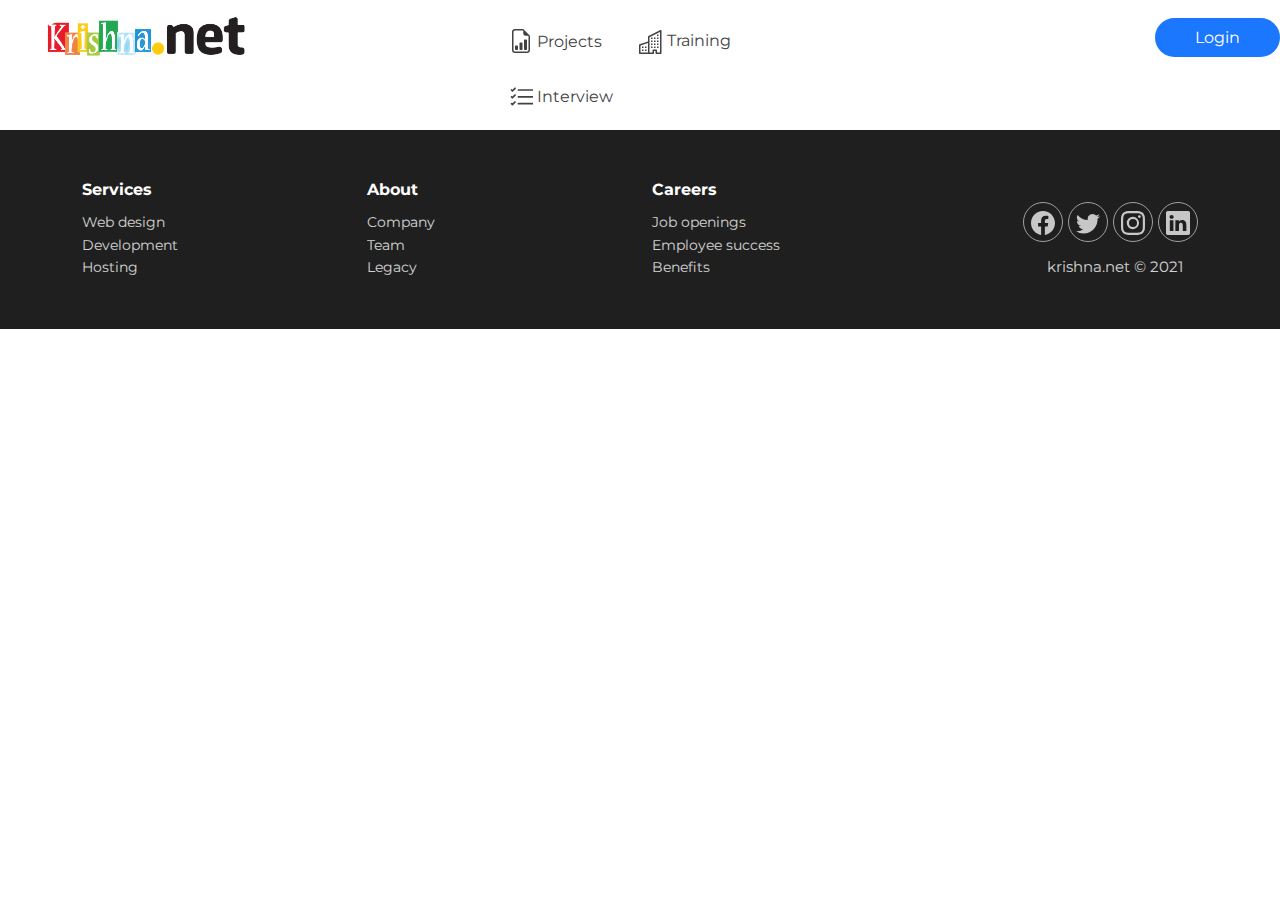
<file: pages/net_page.html>
<!DOCTYPE html>
<html lang="en">

<head>
	<meta charset="UTF-8">
	<meta http-equiv="X-UA-Compatible" content="IE=edge">
	<meta name="viewport" content="width=device-width, initial-scale=1.0">
	<title>.NET</title>
	<link rel="stylesheet" href="../css/style.css">
	<link rel="stylesheet" href="../css/bootstrap.min.css" />
	<link rel="shortcut icon" href="#" type="image/x-icon" />
	<link href="https://fonts.googleapis.com/css2?family=Montserrat:wght@500&display=swap" rel="stylesheet" />
</head>

<body>
	<!--Nav1-->
	<nav class="navbar1" id="navbar">
		<!-- Brand/logo -->
		<a class="nav-logo navbar-brand" href="../index.html">
			<img src="../img/logo.png" alt="logo" />
		</a>
		<!-- Links -->
		<ul class="nav">
			<li class="nav-item1">
				<a class="nav-link" href="#">
					<div class="dropdown">

						<svg xmlns="http://www.w3.org/2000/svg" width="24" height="24" fill="currentColor"
							class="bi bi-file-earmark-bar-graph mb-1 mr-1.5" viewBox="0 0 16 16">
							<path
								d="M10 13.5a.5.5 0 0 0 .5.5h1a.5.5 0 0 0 .5-.5v-6a.5.5 0 0 0-.5-.5h-1a.5.5 0 0 0-.5.5v6zm-2.5.5a.5.5 0 0 1-.5-.5v-4a.5.5 0 0 1 .5-.5h1a.5.5 0 0 1 .5.5v4a.5.5 0 0 1-.5.5h-1zm-3 0a.5.5 0 0 1-.5-.5v-2a.5.5 0 0 1 .5-.5h1a.5.5 0 0 1 .5.5v2a.5.5 0 0 1-.5.5h-1z" />
							<path
								d="M14 14V4.5L9.5 0H4a2 2 0 0 0-2 2v12a2 2 0 0 0 2 2h8a2 2 0 0 0 2-2zM9.5 3A1.5 1.5 0 0 0 11 4.5h2V14a1 1 0 0 1-1 1H4a1 1 0 0 1-1-1V2a1 1 0 0 1 1-1h5.5v2z" />
						</svg>
						Projects
				</a>
				<div class="dropdown-content">
					<a href="../pages/net_page.html">JAVA</a>
				</div>
				</div>
			</li>
			<li class="nav-item2">
				<a class="nav-link" href="#">
					<div class="dropdown">
						<svg xmlns="http://www.w3.org/2000/svg" width="24" height="24" fill="currentColor"
							class="bi bi-building mb- mr-1.5" viewBox="0 0 16 16">
							<path fill-rule="evenodd"
								d="M14.763.075A.5.5 0 0 1 15 .5v15a.5.5 0 0 1-.5.5h-3a.5.5 0 0 1-.5-.5V14h-1v1.5a.5.5 0 0 1-.5.5h-9a.5.5 0 0 1-.5-.5V10a.5.5 0 0 1 .342-.474L6 7.64V4.5a.5.5 0 0 1 .276-.447l8-4a.5.5 0 0 1 .487.022zM6 8.694 1 10.36V15h5V8.694zM7 15h2v-1.5a.5.5 0 0 1 .5-.5h2a.5.5 0 0 1 .5.5V15h2V1.309l-7 3.5V15z" />
							<path
								d="M2 11h1v1H2v-1zm2 0h1v1H4v-1zm-2 2h1v1H2v-1zm2 0h1v1H4v-1zm4-4h1v1H8V9zm2 0h1v1h-1V9zm-2 2h1v1H8v-1zm2 0h1v1h-1v-1zm2-2h1v1h-1V9zm0 2h1v1h-1v-1zM8 7h1v1H8V7zm2 0h1v1h-1V7zm2 0h1v1h-1V7zM8 5h1v1H8V5zm2 0h1v1h-1V5zm2 0h1v1h-1V5zm0-2h1v1h-1V3z" />
						</svg>
						Training
				</a>
				<div class="dropdown-content">
					<a href="../pages/java_page.html">IOT</a>
				</div>
				</div>
			</li>
			<li class="nav-item3">
				<a class="nav-link" href="#">
					<div class="dropdown">
						<svg xmlns="http://www.w3.org/2000/svg" width="24" height="24" fill="currentColor"
							class="bi bi-list-check mb-1 mr-1.5" viewBox="0 0 14 14">
							<path fill-rule="evenodd"
								d="M5 11.5a.5.5 0 0 1 .5-.5h9a.5.5 0 0 1 0 1h-9a.5.5 0 0 1-.5-.5zm0-4a.5.5 0 0 1 .5-.5h9a.5.5 0 0 1 0 1h-9a.5.5 0 0 1-.5-.5zm0-4a.5.5 0 0 1 .5-.5h9a.5.5 0 0 1 0 1h-9a.5.5 0 0 1-.5-.5zM3.854 2.146a.5.5 0 0 1 0 .708l-1.5 1.5a.5.5 0 0 1-.708 0l-.5-.5a.5.5 0 1 1 .708-.708L2 3.293l1.146-1.147a.5.5 0 0 1 .708 0zm0 4a.5.5 0 0 1 0 .708l-1.5 1.5a.5.5 0 0 1-.708 0l-.5-.5a.5.5 0 1 1 .708-.708L2 7.293l1.146-1.147a.5.5 0 0 1 .708 0zm0 4a.5.5 0 0 1 0 .708l-1.5 1.5a.5.5 0 0 1-.708 0l-.5-.5a.5.5 0 0 1 .708-.708l.146.147 1.146-1.147a.5.5 0 0 1 .708 0z" />
						</svg>
						Interview
				</a>
				<div class="dropdown-content">
					<a href="../pages/sqlserver_page.html">SQL Server</a>
				</div>
				</div>
			</li>
		</ul>
		<div class="nav_login_btn">
			<a href="#">Login</a>
		</div>
	</nav>
	<!--End-->

	<!--Content-->
	<!--End-->

	<!--Footer-->
	<div class="footer-clean" style="align-items: inherit;background-color: rgb(31, 31, 31);">
		<footer>
			<div class="container">
				<div class="row justify-content-center text-white">
					<div class="col-sm-4 col-md-3 item">
						<h3>Services</h3>
						<ul>
							<li><a href="#">Web design</a></li>
							<li><a href="#">Development</a></li>
							<li><a href="#">Hosting</a></li>
						</ul>
					</div>
					<div class="col-sm-4 col-md-3 item">
						<h3>About</h3>
						<ul>
							<li><a href="#">Company</a></li>
							<li><a href="#">Team</a></li>
							<li><a href="#">Legacy</a></li>
						</ul>
					</div>
					<div class="col-sm-4 col-md-3 item">
						<h3>Careers</h3>
						<ul>
							<li><a href="#">Job openings</a></li>
							<li><a href="#">Employee success</a></li>
							<li><a href="#">Benefits</a></li>
						</ul>
					</div>
					<div class="col-lg-3 item social"><a href="#">
							<svg xmlns="http://www.w3.org/2000/svg" width="24" height="24" fill="currentColor"
								class="bi bi-facebook mb-1" viewBox="0 0 16 16">
								<path
									d="M16 8.049c0-4.446-3.582-8.05-8-8.05C3.58 0-.002 3.603-.002 8.05c0 4.017 2.926 7.347 6.75 7.951v-5.625h-2.03V8.05H6.75V6.275c0-2.017 1.195-3.131 3.022-3.131.876 0 1.791.157 1.791.157v1.98h-1.009c-.993 0-1.303.621-1.303 1.258v1.51h2.218l-.354 2.326H9.25V16c3.824-.604 6.75-3.934 6.75-7.951z" />
							</svg>
						</a>
						<a href="#"><svg xmlns="http://www.w3.org/2000/svg" width="24" height="24" fill="currentColor"
								class="bi bi-twitter mb-1" viewBox="0 0 16 16">
								<path
									d="M5.026 15c6.038 0 9.341-5.003 9.341-9.334 0-.14 0-.282-.006-.422A6.685 6.685 0 0 0 16 3.542a6.658 6.658 0 0 1-1.889.518 3.301 3.301 0 0 0 1.447-1.817 6.533 6.533 0 0 1-2.087.793A3.286 3.286 0 0 0 7.875 6.03a9.325 9.325 0 0 1-6.767-3.429 3.289 3.289 0 0 0 1.018 4.382A3.323 3.323 0 0 1 .64 6.575v.045a3.288 3.288 0 0 0 2.632 3.218 3.203 3.203 0 0 1-.865.115 3.23 3.23 0 0 1-.614-.057 3.283 3.283 0 0 0 3.067 2.277A6.588 6.588 0 0 1 .78 13.58a6.32 6.32 0 0 1-.78-.045A9.344 9.344 0 0 0 5.026 15z" />
							</svg>
						</a>
						<a href="#"><svg xmlns="http://www.w3.org/2000/svg" width="24" height="24" fill="currentColor"
								class="bi bi-instagram mb-1" viewBox="0 0 16 16">
								<path
									d="M8 0C5.829 0 5.556.01 4.703.048 3.85.088 3.269.222 2.76.42a3.917 3.917 0 0 0-1.417.923A3.927 3.927 0 0 0 .42 2.76C.222 3.268.087 3.85.048 4.7.01 5.555 0 5.827 0 8.001c0 2.172.01 2.444.048 3.297.04.852.174 1.433.372 1.942.205.526.478.972.923 1.417.444.445.89.719 1.416.923.51.198 1.09.333 1.942.372C5.555 15.99 5.827 16 8 16s2.444-.01 3.298-.048c.851-.04 1.434-.174 1.943-.372a3.916 3.916 0 0 0 1.416-.923c.445-.445.718-.891.923-1.417.197-.509.332-1.09.372-1.942C15.99 10.445 16 10.173 16 8s-.01-2.445-.048-3.299c-.04-.851-.175-1.433-.372-1.941a3.926 3.926 0 0 0-.923-1.417A3.911 3.911 0 0 0 13.24.42c-.51-.198-1.092-.333-1.943-.372C10.443.01 10.172 0 7.998 0h.003zm-.717 1.442h.718c2.136 0 2.389.007 3.232.046.78.035 1.204.166 1.486.275.373.145.64.319.92.599.28.28.453.546.598.92.11.281.24.705.275 1.485.039.843.047 1.096.047 3.231s-.008 2.389-.047 3.232c-.035.78-.166 1.203-.275 1.485a2.47 2.47 0 0 1-.599.919c-.28.28-.546.453-.92.598-.28.11-.704.24-1.485.276-.843.038-1.096.047-3.232.047s-2.39-.009-3.233-.047c-.78-.036-1.203-.166-1.485-.276a2.478 2.478 0 0 1-.92-.598 2.48 2.48 0 0 1-.6-.92c-.109-.281-.24-.705-.275-1.485-.038-.843-.046-1.096-.046-3.233 0-2.136.008-2.388.046-3.231.036-.78.166-1.204.276-1.486.145-.373.319-.64.599-.92.28-.28.546-.453.92-.598.282-.11.705-.24 1.485-.276.738-.034 1.024-.044 2.515-.045v.002zm4.988 1.328a.96.96 0 1 0 0 1.92.96.96 0 0 0 0-1.92zm-4.27 1.122a4.109 4.109 0 1 0 0 8.217 4.109 4.109 0 0 0 0-8.217zm0 1.441a2.667 2.667 0 1 1 0 5.334 2.667 2.667 0 0 1 0-5.334z" />
							</svg></a>
						<a href="#"><svg xmlns="http://www.w3.org/2000/svg" width="24" height="24" fill="currentColor"
								class="bi bi-linkedin mb-1" viewBox="0 0 16 16">
								<path
									d="M0 1.146C0 .513.526 0 1.175 0h13.65C15.474 0 16 .513 16 1.146v13.708c0 .633-.526 1.146-1.175 1.146H1.175C.526 16 0 15.487 0 14.854V1.146zm4.943 12.248V6.169H2.542v7.225h2.401zm-1.2-8.212c.837 0 1.358-.554 1.358-1.248-.015-.709-.52-1.248-1.342-1.248-.822 0-1.359.54-1.359 1.248 0 .694.521 1.248 1.327 1.248h.016zm4.908 8.212V9.359c0-.216.016-.432.08-.586.173-.431.568-.878 1.232-.878.869 0 1.216.662 1.216 1.634v3.865h2.401V9.25c0-2.22-1.184-3.252-2.764-3.252-1.274 0-1.845.7-2.165 1.193v.025h-.016a5.54 5.54 0 0 1 .016-.025V6.169h-2.4c.03.678 0 7.225 0 7.225h2.4z" />
							</svg></a>
						<p class="copyright">krishna.net © 2021</p>
					</div>
				</div>
			</div>
		</footer>
	</div>
	<!--End-->
</body>

</html>
</file>
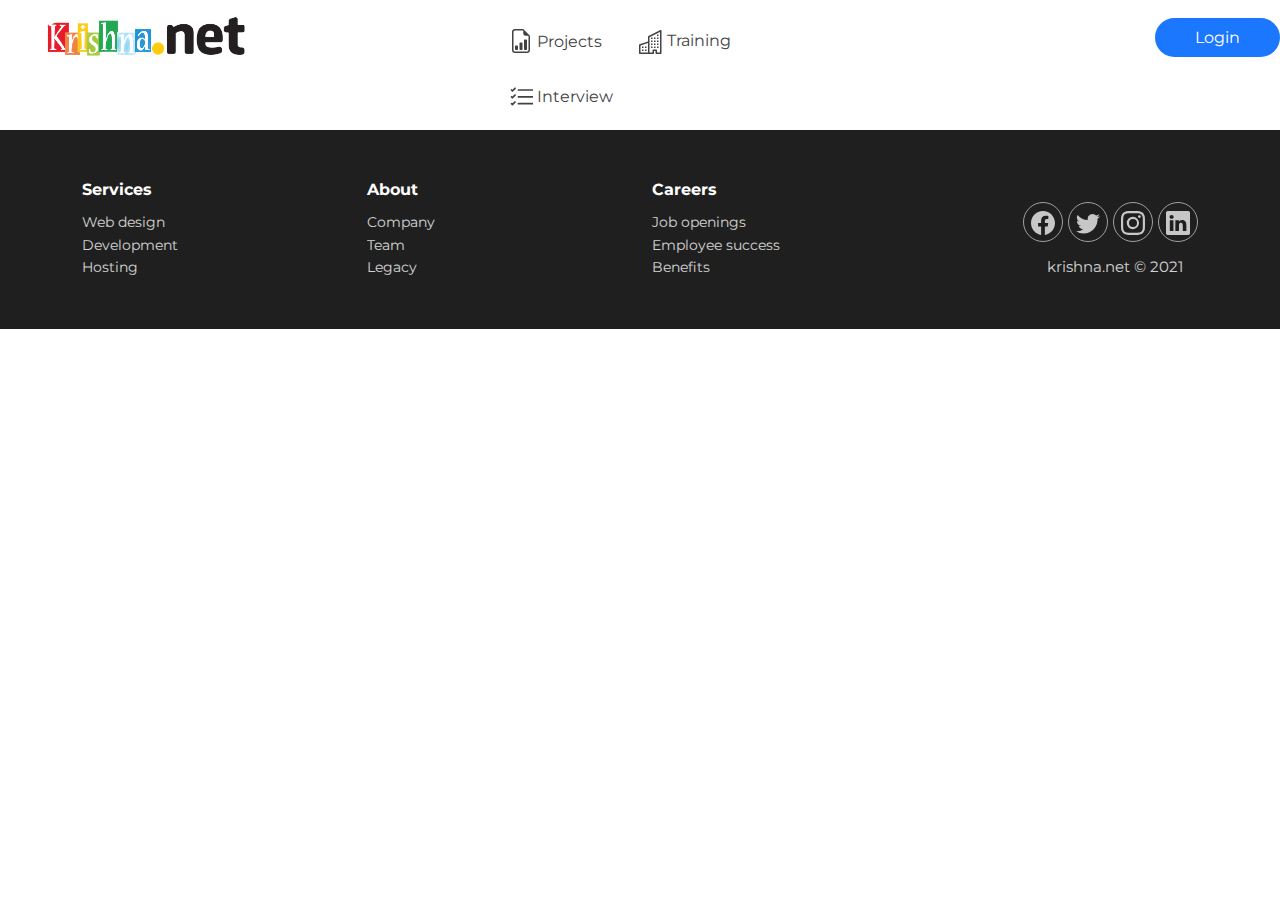
<file: pages/sqlserver_page.html>
<!DOCTYPE html>
<html lang="en">

<head>
  <meta charset="UTF-8">
  <meta http-equiv="X-UA-Compatible" content="IE=edge">
  <meta name="viewport" content="width=device-width, initial-scale=1.0">
  <title>SQL SERVER</title>
  <link rel="stylesheet" href="../css/style.css">
  <link rel="stylesheet" href="../css/bootstrap.min.css" />
  <link rel="shortcut icon" href="#" type="image/x-icon" />
  <link href="https://fonts.googleapis.com/css2?family=Montserrat:wght@500&display=swap" rel="stylesheet" />
</head>

<body>
  <!--Nav1-->
  <nav class="navbar1" id="navbar">
    <!-- Brand/logo -->
    <a class="nav-logo navbar-brand" href="../index.html">
      <img src="../img/logo.png" alt="logo" />
    </a>
    <!-- Links -->
    <ul class="nav">
      <li class="nav-item1">
        <a class="nav-link" href="#">
          <div class="dropdown">

            <svg xmlns="http://www.w3.org/2000/svg" width="24" height="24" fill="currentColor"
              class="bi bi-file-earmark-bar-graph mb-1 mr-1.5" viewBox="0 0 16 16">
              <path
                d="M10 13.5a.5.5 0 0 0 .5.5h1a.5.5 0 0 0 .5-.5v-6a.5.5 0 0 0-.5-.5h-1a.5.5 0 0 0-.5.5v6zm-2.5.5a.5.5 0 0 1-.5-.5v-4a.5.5 0 0 1 .5-.5h1a.5.5 0 0 1 .5.5v4a.5.5 0 0 1-.5.5h-1zm-3 0a.5.5 0 0 1-.5-.5v-2a.5.5 0 0 1 .5-.5h1a.5.5 0 0 1 .5.5v2a.5.5 0 0 1-.5.5h-1z" />
              <path
                d="M14 14V4.5L9.5 0H4a2 2 0 0 0-2 2v12a2 2 0 0 0 2 2h8a2 2 0 0 0 2-2zM9.5 3A1.5 1.5 0 0 0 11 4.5h2V14a1 1 0 0 1-1 1H4a1 1 0 0 1-1-1V2a1 1 0 0 1 1-1h5.5v2z" />
            </svg>
            Projects
        </a>
        <div class="dropdown-content">
          <a href="../pages/net_page.html">.Net</a>
        </div>
        </div>
      </li>
      <li class="nav-item2">
        <a class="nav-link" href="#">
          <div class="dropdown">
            <svg xmlns="http://www.w3.org/2000/svg" width="24" height="24" fill="currentColor"
              class="bi bi-building mb- mr-1.5" viewBox="0 0 16 16">
              <path fill-rule="evenodd"
                d="M14.763.075A.5.5 0 0 1 15 .5v15a.5.5 0 0 1-.5.5h-3a.5.5 0 0 1-.5-.5V14h-1v1.5a.5.5 0 0 1-.5.5h-9a.5.5 0 0 1-.5-.5V10a.5.5 0 0 1 .342-.474L6 7.64V4.5a.5.5 0 0 1 .276-.447l8-4a.5.5 0 0 1 .487.022zM6 8.694 1 10.36V15h5V8.694zM7 15h2v-1.5a.5.5 0 0 1 .5-.5h2a.5.5 0 0 1 .5.5V15h2V1.309l-7 3.5V15z" />
              <path
                d="M2 11h1v1H2v-1zm2 0h1v1H4v-1zm-2 2h1v1H2v-1zm2 0h1v1H4v-1zm4-4h1v1H8V9zm2 0h1v1h-1V9zm-2 2h1v1H8v-1zm2 0h1v1h-1v-1zm2-2h1v1h-1V9zm0 2h1v1h-1v-1zM8 7h1v1H8V7zm2 0h1v1h-1V7zm2 0h1v1h-1V7zM8 5h1v1H8V5zm2 0h1v1h-1V5zm2 0h1v1h-1V5zm0-2h1v1h-1V3z" />
            </svg>
            Training
        </a>
        <div class="dropdown-content">
          <a href="../pages/net_page.html">.Net</a>
          <a href="../pages/java_page.html">IOT</a>
        </div>
        </div>
      </li>
      <li class="nav-item3">
        <a class="nav-link" href="#">
          <div class="dropdown">
            <svg xmlns="http://www.w3.org/2000/svg" width="24" height="24" fill="currentColor"
              class="bi bi-list-check mb-1 mr-1.5" viewBox="0 0 14 14">
              <path fill-rule="evenodd"
                d="M5 11.5a.5.5 0 0 1 .5-.5h9a.5.5 0 0 1 0 1h-9a.5.5 0 0 1-.5-.5zm0-4a.5.5 0 0 1 .5-.5h9a.5.5 0 0 1 0 1h-9a.5.5 0 0 1-.5-.5zm0-4a.5.5 0 0 1 .5-.5h9a.5.5 0 0 1 0 1h-9a.5.5 0 0 1-.5-.5zM3.854 2.146a.5.5 0 0 1 0 .708l-1.5 1.5a.5.5 0 0 1-.708 0l-.5-.5a.5.5 0 1 1 .708-.708L2 3.293l1.146-1.147a.5.5 0 0 1 .708 0zm0 4a.5.5 0 0 1 0 .708l-1.5 1.5a.5.5 0 0 1-.708 0l-.5-.5a.5.5 0 1 1 .708-.708L2 7.293l1.146-1.147a.5.5 0 0 1 .708 0zm0 4a.5.5 0 0 1 0 .708l-1.5 1.5a.5.5 0 0 1-.708 0l-.5-.5a.5.5 0 0 1 .708-.708l.146.147 1.146-1.147a.5.5 0 0 1 .708 0z" />
            </svg>
            Interview
        </a>
        <div class="dropdown-content">
          <a href="../pages/net_page.html">.Net</a>
        </div>
        </div>
      </li>
    </ul>
    <div class="nav_login_btn">
      <a href="#">Login</a>
    </div>
  </nav>
  <!--End-->

  <!--Content-->
  <!--End-->

  <!--Footer-->
  <div class="footer-clean" style="align-items: inherit;background-color: rgb(31, 31, 31);">
    <footer>
      <div class="container">
        <div class="row justify-content-center text-white">
          <div class="col-sm-4 col-md-3 item">
            <h3>Services</h3>
            <ul>
              <li><a href="#">Web design</a></li>
              <li><a href="#">Development</a></li>
              <li><a href="#">Hosting</a></li>
            </ul>
          </div>
          <div class="col-sm-4 col-md-3 item">
            <h3>About</h3>
            <ul>
              <li><a href="#">Company</a></li>
              <li><a href="#">Team</a></li>
              <li><a href="#">Legacy</a></li>
            </ul>
          </div>
          <div class="col-sm-4 col-md-3 item">
            <h3>Careers</h3>
            <ul>
              <li><a href="#">Job openings</a></li>
              <li><a href="#">Employee success</a></li>
              <li><a href="#">Benefits</a></li>
            </ul>
          </div>
          <div class="col-lg-3 item social"><a href="#">
              <svg xmlns="http://www.w3.org/2000/svg" width="24" height="24" fill="currentColor"
                class="bi bi-facebook mb-1" viewBox="0 0 16 16">
                <path
                  d="M16 8.049c0-4.446-3.582-8.05-8-8.05C3.58 0-.002 3.603-.002 8.05c0 4.017 2.926 7.347 6.75 7.951v-5.625h-2.03V8.05H6.75V6.275c0-2.017 1.195-3.131 3.022-3.131.876 0 1.791.157 1.791.157v1.98h-1.009c-.993 0-1.303.621-1.303 1.258v1.51h2.218l-.354 2.326H9.25V16c3.824-.604 6.75-3.934 6.75-7.951z" />
              </svg>
            </a>
            <a href="#"><svg xmlns="http://www.w3.org/2000/svg" width="24" height="24" fill="currentColor"
                class="bi bi-twitter mb-1" viewBox="0 0 16 16">
                <path
                  d="M5.026 15c6.038 0 9.341-5.003 9.341-9.334 0-.14 0-.282-.006-.422A6.685 6.685 0 0 0 16 3.542a6.658 6.658 0 0 1-1.889.518 3.301 3.301 0 0 0 1.447-1.817 6.533 6.533 0 0 1-2.087.793A3.286 3.286 0 0 0 7.875 6.03a9.325 9.325 0 0 1-6.767-3.429 3.289 3.289 0 0 0 1.018 4.382A3.323 3.323 0 0 1 .64 6.575v.045a3.288 3.288 0 0 0 2.632 3.218 3.203 3.203 0 0 1-.865.115 3.23 3.23 0 0 1-.614-.057 3.283 3.283 0 0 0 3.067 2.277A6.588 6.588 0 0 1 .78 13.58a6.32 6.32 0 0 1-.78-.045A9.344 9.344 0 0 0 5.026 15z" />
              </svg>
            </a>
            <a href="#"><svg xmlns="http://www.w3.org/2000/svg" width="24" height="24" fill="currentColor"
                class="bi bi-instagram mb-1" viewBox="0 0 16 16">
                <path
                  d="M8 0C5.829 0 5.556.01 4.703.048 3.85.088 3.269.222 2.76.42a3.917 3.917 0 0 0-1.417.923A3.927 3.927 0 0 0 .42 2.76C.222 3.268.087 3.85.048 4.7.01 5.555 0 5.827 0 8.001c0 2.172.01 2.444.048 3.297.04.852.174 1.433.372 1.942.205.526.478.972.923 1.417.444.445.89.719 1.416.923.51.198 1.09.333 1.942.372C5.555 15.99 5.827 16 8 16s2.444-.01 3.298-.048c.851-.04 1.434-.174 1.943-.372a3.916 3.916 0 0 0 1.416-.923c.445-.445.718-.891.923-1.417.197-.509.332-1.09.372-1.942C15.99 10.445 16 10.173 16 8s-.01-2.445-.048-3.299c-.04-.851-.175-1.433-.372-1.941a3.926 3.926 0 0 0-.923-1.417A3.911 3.911 0 0 0 13.24.42c-.51-.198-1.092-.333-1.943-.372C10.443.01 10.172 0 7.998 0h.003zm-.717 1.442h.718c2.136 0 2.389.007 3.232.046.78.035 1.204.166 1.486.275.373.145.64.319.92.599.28.28.453.546.598.92.11.281.24.705.275 1.485.039.843.047 1.096.047 3.231s-.008 2.389-.047 3.232c-.035.78-.166 1.203-.275 1.485a2.47 2.47 0 0 1-.599.919c-.28.28-.546.453-.92.598-.28.11-.704.24-1.485.276-.843.038-1.096.047-3.232.047s-2.39-.009-3.233-.047c-.78-.036-1.203-.166-1.485-.276a2.478 2.478 0 0 1-.92-.598 2.48 2.48 0 0 1-.6-.92c-.109-.281-.24-.705-.275-1.485-.038-.843-.046-1.096-.046-3.233 0-2.136.008-2.388.046-3.231.036-.78.166-1.204.276-1.486.145-.373.319-.64.599-.92.28-.28.546-.453.92-.598.282-.11.705-.24 1.485-.276.738-.034 1.024-.044 2.515-.045v.002zm4.988 1.328a.96.96 0 1 0 0 1.92.96.96 0 0 0 0-1.92zm-4.27 1.122a4.109 4.109 0 1 0 0 8.217 4.109 4.109 0 0 0 0-8.217zm0 1.441a2.667 2.667 0 1 1 0 5.334 2.667 2.667 0 0 1 0-5.334z" />
              </svg></a>
            <a href="#"><svg xmlns="http://www.w3.org/2000/svg" width="24" height="24" fill="currentColor"
                class="bi bi-linkedin mb-1" viewBox="0 0 16 16">
                <path
                  d="M0 1.146C0 .513.526 0 1.175 0h13.65C15.474 0 16 .513 16 1.146v13.708c0 .633-.526 1.146-1.175 1.146H1.175C.526 16 0 15.487 0 14.854V1.146zm4.943 12.248V6.169H2.542v7.225h2.401zm-1.2-8.212c.837 0 1.358-.554 1.358-1.248-.015-.709-.52-1.248-1.342-1.248-.822 0-1.359.54-1.359 1.248 0 .694.521 1.248 1.327 1.248h.016zm4.908 8.212V9.359c0-.216.016-.432.08-.586.173-.431.568-.878 1.232-.878.869 0 1.216.662 1.216 1.634v3.865h2.401V9.25c0-2.22-1.184-3.252-2.764-3.252-1.274 0-1.845.7-2.165 1.193v.025h-.016a5.54 5.54 0 0 1 .016-.025V6.169h-2.4c.03.678 0 7.225 0 7.225h2.4z" />
              </svg></a>
            <p class="copyright">krishna.net © 2021</p>
          </div>
        </div>
      </div>
    </footer>
  </div>
  <!--End-->
</body>

</html>
</file>
<file: css/style.css>
*{
    margin: 0;
    padding: 0;
    box-sizing: border-box;
    font-family: 'Montserrat', sans-serif;
}
.navbar1{
    box-shadow: rgb(0 0 0 / 38%) 0 2px 4px 0;
    z-index: 999;
    display: flex;
    top: 0; /* Position the navbar at the top of the page */
    width: 100%; /* Full width */
}
nav>a{
    display: block;
    padding: 0 14px;
    line-height: 48px ;
    text-decoration: none;
    position: relative;
}

.nav-logo{
    margin-left: 2%;
    margin-top: 0.5%;
}
.nav{
    margin-left: 15%;
    padding: 10px 10px;
}
.nav-link{
    color: #424242;
}
.nav-item1{
    margin-right: 5px;
    margin-top: -5px;
}
.nav-item2{
    margin-right: 10px;
    margin-top: -5px;
}
.nav-item3{
    margin-right: 10px;
    margin-top: -5px;
}
.nav_login_btn{
    margin-top: 2%;
    margin-left: 20%;
}

.nav_login_btn>a{
    background-color: rgb(28, 119, 255);
    padding: 10px 40px;
    color: rgb(255, 255, 255);
    text-decoration: none;
    text-align: center;
    border-radius: 25px;
    font-size: 16px;

}
.nav_login_btn>a:hover{
    color: blue;
    border: blue 1.5px solid;
    transition: 0.4s;
    background-color: transparent;
}
.dropdown {
    position: relative;
    display: inline-block;
  }
  
  .dropdown-content {
    display: none;
    position: absolute;
    background-color: #f9f9f9;
    min-width: 160px;
    box-shadow: 0px 8px 16px 0px rgba(0,0,0,0.2);
    z-index: 1;
  }
  
  .dropdown-content a {
    color: black;
    padding: 12px 16px;
    text-decoration: none;
    display: block;
  }
  
  .dropdown-content a:hover {background-color: #f1f1f1}
  
  .dropdown:hover .dropdown-content {
    display: block;
  }
  
  .dropdown:hover .dropbtn {
    background-color: #3e8e41;
  }
.type-wrap{
    color: rgb(73, 106, 255);
    text-transform: uppercase;
}
.sec1_container{
    display: flex;
    flex-direction: row;
    margin-top: 8%;
}
.sec2{
    margin-left: 2%;
}
.sec2-title{
    margin: 0 0 10px 460px;
    display: flex;
}
.sec2-title-div1>h2{
    color: rgb(55, 55, 55);
    font-size: 1.8rem;
    text-transform: uppercase;
}
.sec2-title-div1>span{
    background: #f59920;
    height: 3px;
    line-height: 0;
    padding: 0 150px;
    top: -18px;
    font-size: 2px;
    margin-left: 35px;
    position: relative;
}
.sec2-title-div2>a{
    text-transform: capitalize;
    text-decoration: none;
    color: rgb(53, 53, 53);
    font-weight: 500;
    font-size: 1.1rem;
    margin-left: 335px;
}
.four-courses{
    display: flex;
}
.course-box{
    box-shadow: rgba(50, 50, 93, 0.25) 0px 50px 100px -20px, rgba(0, 0, 0, 0.3) 0px 30px 60px -30px, rgba(10, 37, 64, 0.35) 0px -2px 6px 0px inset;
}
.course-box1{
    box-shadow: rgba(50, 50, 93, 0.25) 0px 30px 60px -12px inset, rgba(0, 0, 0, 0.3) 0px 18px 36px -18px inset;
}
.course-box2{
    box-shadow: rgba(6, 24, 44, 0.4) 0px 0px 0px 2px, rgba(6, 24, 44, 0.65) 0px 4px 6px -1px, rgba(255, 255, 255, 0.08) 0px 1px 0px inset;
}
.course-box3{
    box-shadow: rgba(0, 0, 0, 0.16) 0px 10px 36px 0px, rgba(0, 0, 0, 0.06) 0px 0px 0px 1px;
}
.course-title{
    font-size: 1.2rem;
    color: rgb(51, 51, 51);
    text-align: center;
}
.net-design-img{
    margin-left: 12px;
    width: 90%;
    height: 100%;
}
.azure-fundaments-img{
    margin-left: 22px;
    width: 80%;
    height: 100%;
}
.angular-img{
    margin-left: 18px;
    width: 85%;
    height: 100%;
}
.react-img{
    margin-left: 18px;
    width: 90%;
    height: 100%;
}
.aws-cloud-img{
    margin-left: 15px;
    width: 90%;
    height: 100%;
}
.blazor-img{
    margin-left: 20px;
    width: 90%;
    height: 100%;
}
.azure-dev-img{
    margin-left: 4px;
    margin-top: 15px;
    margin-bottom: 10px;
    width: 100%;
    height: 100%;
}
.azure-admin-img{
    margin-left: 12px;
    width: 90%;
    height: 100%;
}
.sec2-courses-btn{
    margin-top: 50px;
}
.sec2-courses-btn>a{
    background-color: #ff8c00;
    padding: 10px 50px;
    text-decoration: none;
    text-transform: capitalize;
    color: white;
    border-radius: 6px;
    font-size: 16px;
    box-shadow: 0 8px 6px -6px rgb(174, 174, 174);
    margin-left: 34%;
}
.sec2-courses-btn>a:hover{
    color: rgb(213, 213, 213);
}
.sec3{
    margin-left: 2%;
    margin-top: 100px;
}
.sec3-title{
    margin: 0 0 10px 440px;
    display: flex;
}
.sec3-title-div1>h2{
    color: rgb(55, 55, 55);
    font-size: 1.8rem;
    text-transform: uppercase;
}
.sec3-title-div1>span{
    background: #f59920;
    height: 3px;
    line-height: 0;
    padding: 0 180px;
    top: -18px;
    font-size: 2px;
    margin-left: 35px;
    position: relative;
}
.sec3-title-div2>a{
    text-transform: capitalize;
    text-decoration: none;
    color: rgb(53, 53, 53);
    font-weight: 500;
    font-size: 1.1rem;
    margin-left: 335px;
}
.aws-img{
    margin-left: 20px;
    width: 90%;
    height: 100%;
}
.es6-js-img{
    margin-left: 28px;
    margin-bottom: 20px;
    width: 80%;
    height: 100%;
}
.bootstrap-img{
    margin-left: 20px;
    margin-bottom: 5px;
    width: 85%;
    height: 100%;
}
.web-api-img{
    margin-left: 20px;
    margin-bottom: 8px;
    width: 85%;
    height: 100%;
}
.sec3-courses-btn{
    margin-top: 50px;
}
.sec3-courses-btn>a{
    padding: 10px 50px;
    text-decoration: none;
    text-transform: capitalize;
    color: white;
    border-radius: 6px;
    font-size: 16px;
    box-shadow: 0 8px 6px -6px rgb(174, 174, 174);
    margin-left: 37.5%;
}
.sec3-courses-btn>a:hover{
    color: rgb(220, 220, 220);
}
.sec4{
    margin-left: 2.5%;
    margin-top: 100px;
}
.sec4-title{
    margin: 0 0 10px 440px;
    display: flex;
}
.sec4-title-div1>h2{
    color: rgb(55, 55, 55);
    font-size: 1.8rem;
    text-transform: uppercase;
}
.sec4-title-div1>span{
    background: #f59920;
    height: 3px;
    line-height: 0;
    padding: 0 180px;
    top: -18px;
    font-size: 2px;
    margin-left: 29px;
    position: relative;
}
.sec4-courses-btn{
    margin-top: 1.5rem;
}
.sec4-courses-btn>a{
    padding: .5rem 2rem;
    text-decoration: none;
    text-transform: capitalize;
    color: white;
    border-radius: .3rem;
    font-size: 1.0rem;
    box-shadow: 0 8px 6px -6px rgb(174, 174, 174);
    margin-left: 36.5%;
}
.sec4-courses-btn>a:hover{
    color: rgb(220, 220, 220);
}
.sec4-title-div2>a{
    text-transform: capitalize;
    text-decoration: none;
    color: rgb(53, 53, 53);
    font-weight: 500;
    font-size: 1.1rem;
    margin-left: 335px;
}
.sec4-container{
    display: flex;
    flex-direction: row;
    margin-left: 2%;
    margin-top: -6%;
}
.sec4-course1{
    box-shadow: rgba(50, 50, 93, 0.25) 0px 2px 5px -1px, rgba(0, 0, 0, 0.3) 0px 1px 3px -1px;  
}
.sec4-course2{
    box-shadow: rgba(50, 50, 93, 0.25) 0px 2px 5px -1px, rgba(0, 0, 0, 0.3) 0px 1px 3px -1px;  
}
.sec4-course3{
    box-shadow: rgba(50, 50, 93, 0.25) 0px 2px 5px -1px, rgba(0, 0, 0, 0.3) 0px 1px 3px -1px;  
}

.sec5{
    margin-left: 2.5%;
    margin-top: 100px;
}
.sec5-title{
    margin: 0 0 10px 440px;
    display: flex;
}
.sec5-title-div1>h2{
    color: rgb(55, 55, 55);
    font-size: 1.8rem;
    text-transform: uppercase;
}
.sec5-title-div1>span{
    background: #f59920;
    height: 3px;
    line-height: 0;
    padding: 0 180px;
    top: -18px;
    font-size: 2px;
    margin-left: 29px;
    position: relative;
}
.sec5-courses-btn{
    margin-top: 1.5rem;
}
.sec5-courses-btn>a{
    background: #ff8c00;
    padding: .5rem 2rem;
    text-decoration: none;
    text-transform: capitalize;
    color: white;
    border-radius: .3rem;
    font-size: 1.0rem;
    box-shadow: 0 8px 6px -6px rgb(174, 174, 174);
    margin-left: 36.5%;
}
.sec5-courses-btn>a:hover{
    color: rgb(220, 220, 220);
}
.sec5-title-div2>a{
    text-transform: capitalize;
    text-decoration: none;
    color: rgb(53, 53, 53);
    font-weight: 500;
    font-size: 1.1rem;
    margin-left: 335px;
}
.sec5-container{
    display: flex;
    flex-direction: row;
    margin-left: 2%;
    margin-top: -6%;
}
.sec5-course1{
    box-shadow: rgba(50, 50, 93, 0.25) 0px 2px 5px -1px, rgba(0, 0, 0, 0.3) 0px 1px 3px -1px;  
}
.sec5-course2{
    box-shadow: rgba(50, 50, 93, 0.25) 0px 2px 5px -1px, rgba(0, 0, 0, 0.3) 0px 1px 3px -1px;  
}
.sec5-course3{
    box-shadow: rgba(50, 50, 93, 0.25) 0px 2px 5px -1px, rgba(0, 0, 0, 0.3) 0px 1px 3px -1px;  
}
.icon{
    margin-bottom: 5px;
}
.sec6{
    margin-left: 2%;
    margin-top: 3.5rem;
    margin-bottom: 20px;
}
.sec6-title{
    margin: 0 0 10px 460px;
    display: flex;
}
.sec6-title-div1>h2{
    color: rgb(55, 55, 55);
    font-size: 1.8rem;
    text-transform: uppercase;
}
.sec6-title-div1>span{
    background: #f59920;
    height: 3px;
    line-height: 0;
    padding: 0 150px;
    top: -18px;
    font-size: 2px;
    margin-left: 35px;
    position: relative;
}
.sec6-title-div2>a{
    text-transform: capitalize;
    text-decoration: none;
    color: rgb(53, 53, 53);
    font-weight: 500;
    font-size: 1.1rem;
    margin-left: 335px;
}
.angular-qa-img{
    margin-left: 14px;
    width: 90%;
    height: 100%;
}
.azure-dev-qa-img{
    margin-left: 25px;
    margin-top: 10px;
    width: 80%;
    height: 100%;
}
.python-qa-img{
    margin-left: 20px;
    width: 85%;
    height: 100%;
}
.react-qa-img{
    margin-left: 12px;
    width: 90%;
    height: 100%;
}
.azure-admin-qa-img{
    margin-left: 16px;
    margin-top: 18px;
    width: 90%;
    height: 100%;
}
.kubernetes-qa-img{
    margin-left: 15px;
    margin-top: 5px;
    width: 90%;
    height: 100%;
}
.sec6-courses-btn{
    margin-top: 50px;
    margin-bottom: 50px;
}
.sec6-courses-btn>a{
    background-color: #ff8c00;
    padding: 10px 50px;
    text-decoration: none;
    text-transform: capitalize;
    color: white;
    border-radius: 6px;
    font-size: 16px;
    box-shadow: 0 8px 6px -6px rgb(174, 174, 174);
    margin-left: 34%;
}
.sec6-courses-btn>a:hover{
    color: rgb(213, 213, 213);
}
.three-courses{
    display: flex;
    margin-left: 5.5rem;
}

.footer-clean {
    padding:50px 0;
    background-color:#fff;
    color:#4b4c4d;
  }
  
  .footer-clean h3 {
    margin-top:0;
    margin-bottom:12px;
    font-weight:bold;
    font-size:16px;
  }
  
  .footer-clean ul {
    padding:0;
    list-style:none;
    line-height:1.6;
    font-size:14px;
    margin-bottom:0;
  }
  
  .footer-clean ul a {
    color:inherit;
    text-decoration:none;
    opacity:0.8;
  }
  
  .footer-clean ul a:hover {
    opacity:1;
  }
  
  .footer-clean .item.social {
    text-align:right;
  }
  
  @media (max-width:767px) {
    .footer-clean .item {
      text-align:center;
      padding-bottom:20px;
    }
  }
  
  @media (max-width: 768px) {
    .footer-clean .item.social {
      text-align:center;
    }
  }
  
  .footer-clean .item.social > a {
    font-size:24px;
    width:40px;
    height:40px;
    line-height:40px;
    display:inline-block;
    text-align:center;
    border-radius:50%;
    border:1px solid #ccc;
    margin-left:1px;
    margin-top:22px;
    color:inherit;
    opacity:0.75;
  }
  
  .footer-clean .item.social > a:hover {
    opacity:0.9;
  }
  
  @media (max-width:991px) {
    .footer-clean .item.social > a {
      margin-top:40px;
    }
  }
  
  @media (max-width:767px) {
    .footer-clean .item.social > a {
      margin-top:10px;
    }
  }
  
  .footer-clean .copyright {
    margin-top:14px;
    margin-bottom:0;
    margin-right: 15px;
    font-size:15px;
    opacity:0.8;
  }
</file>
